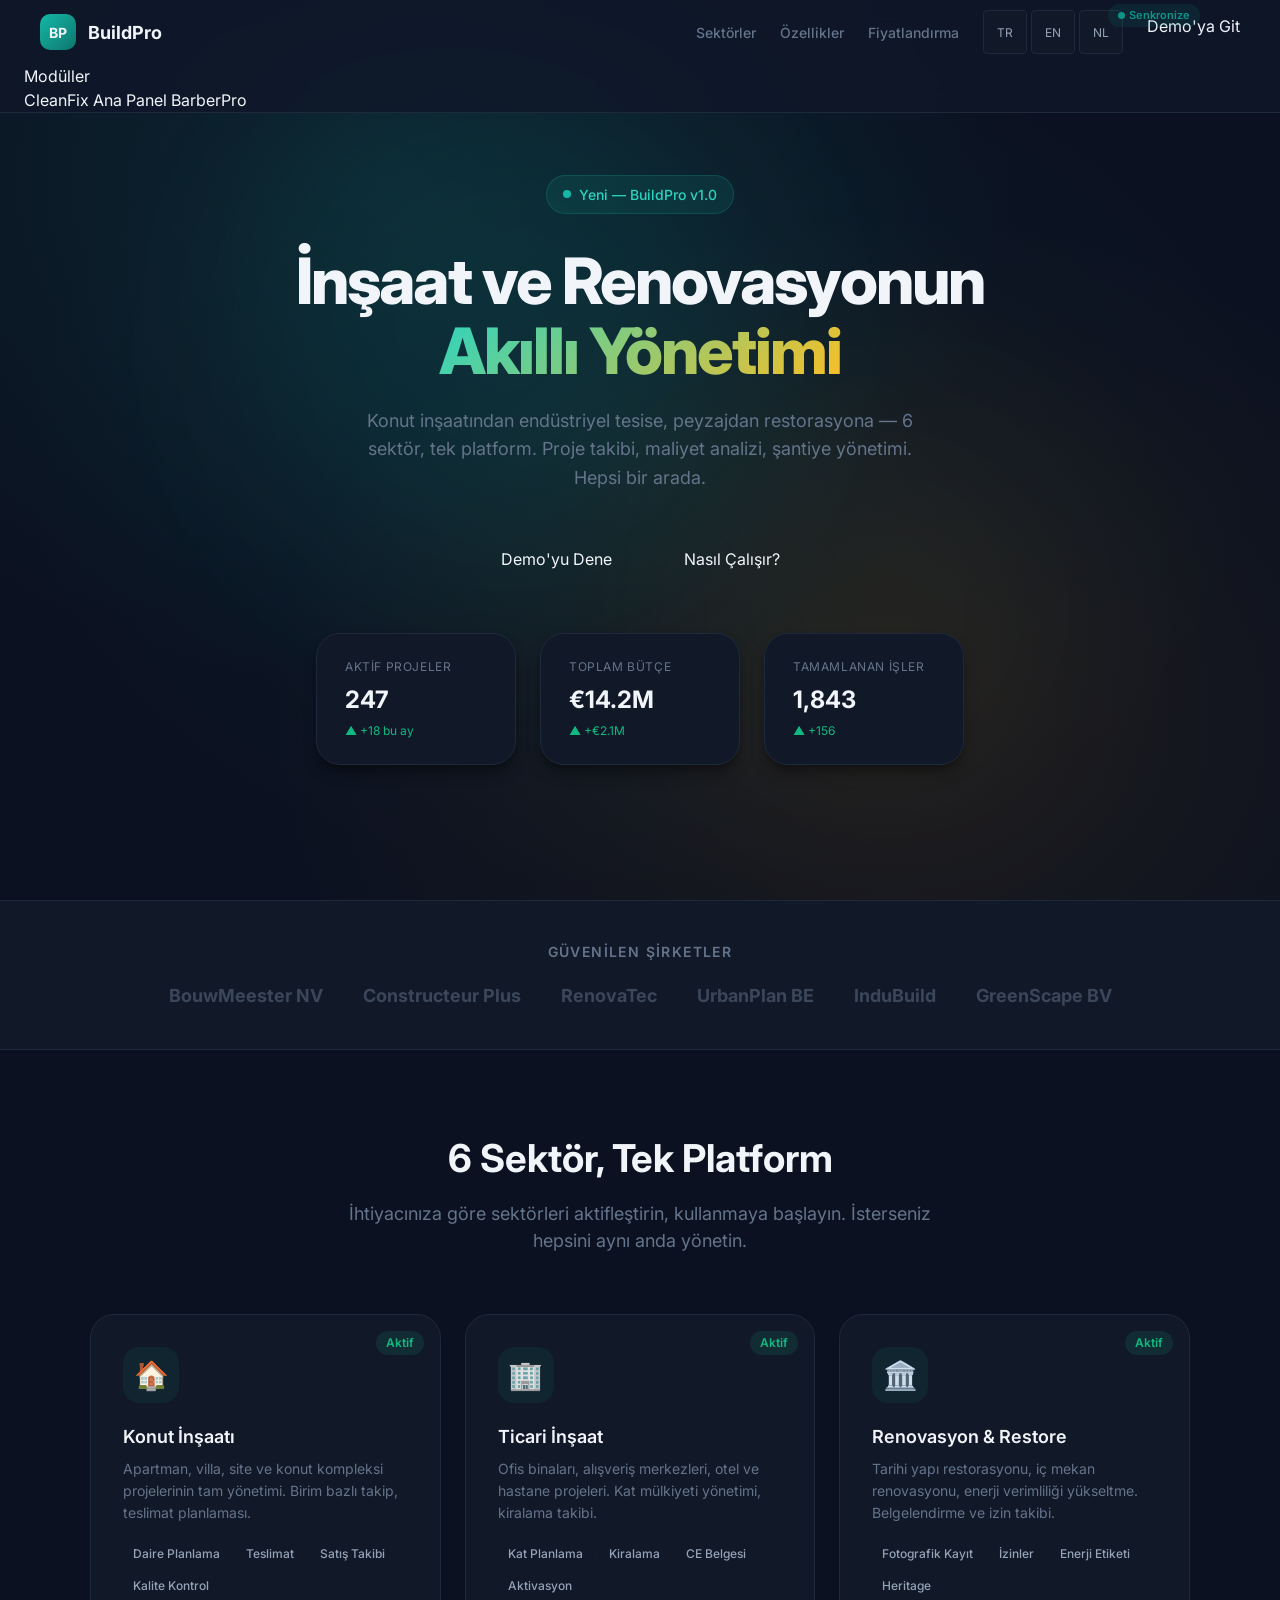
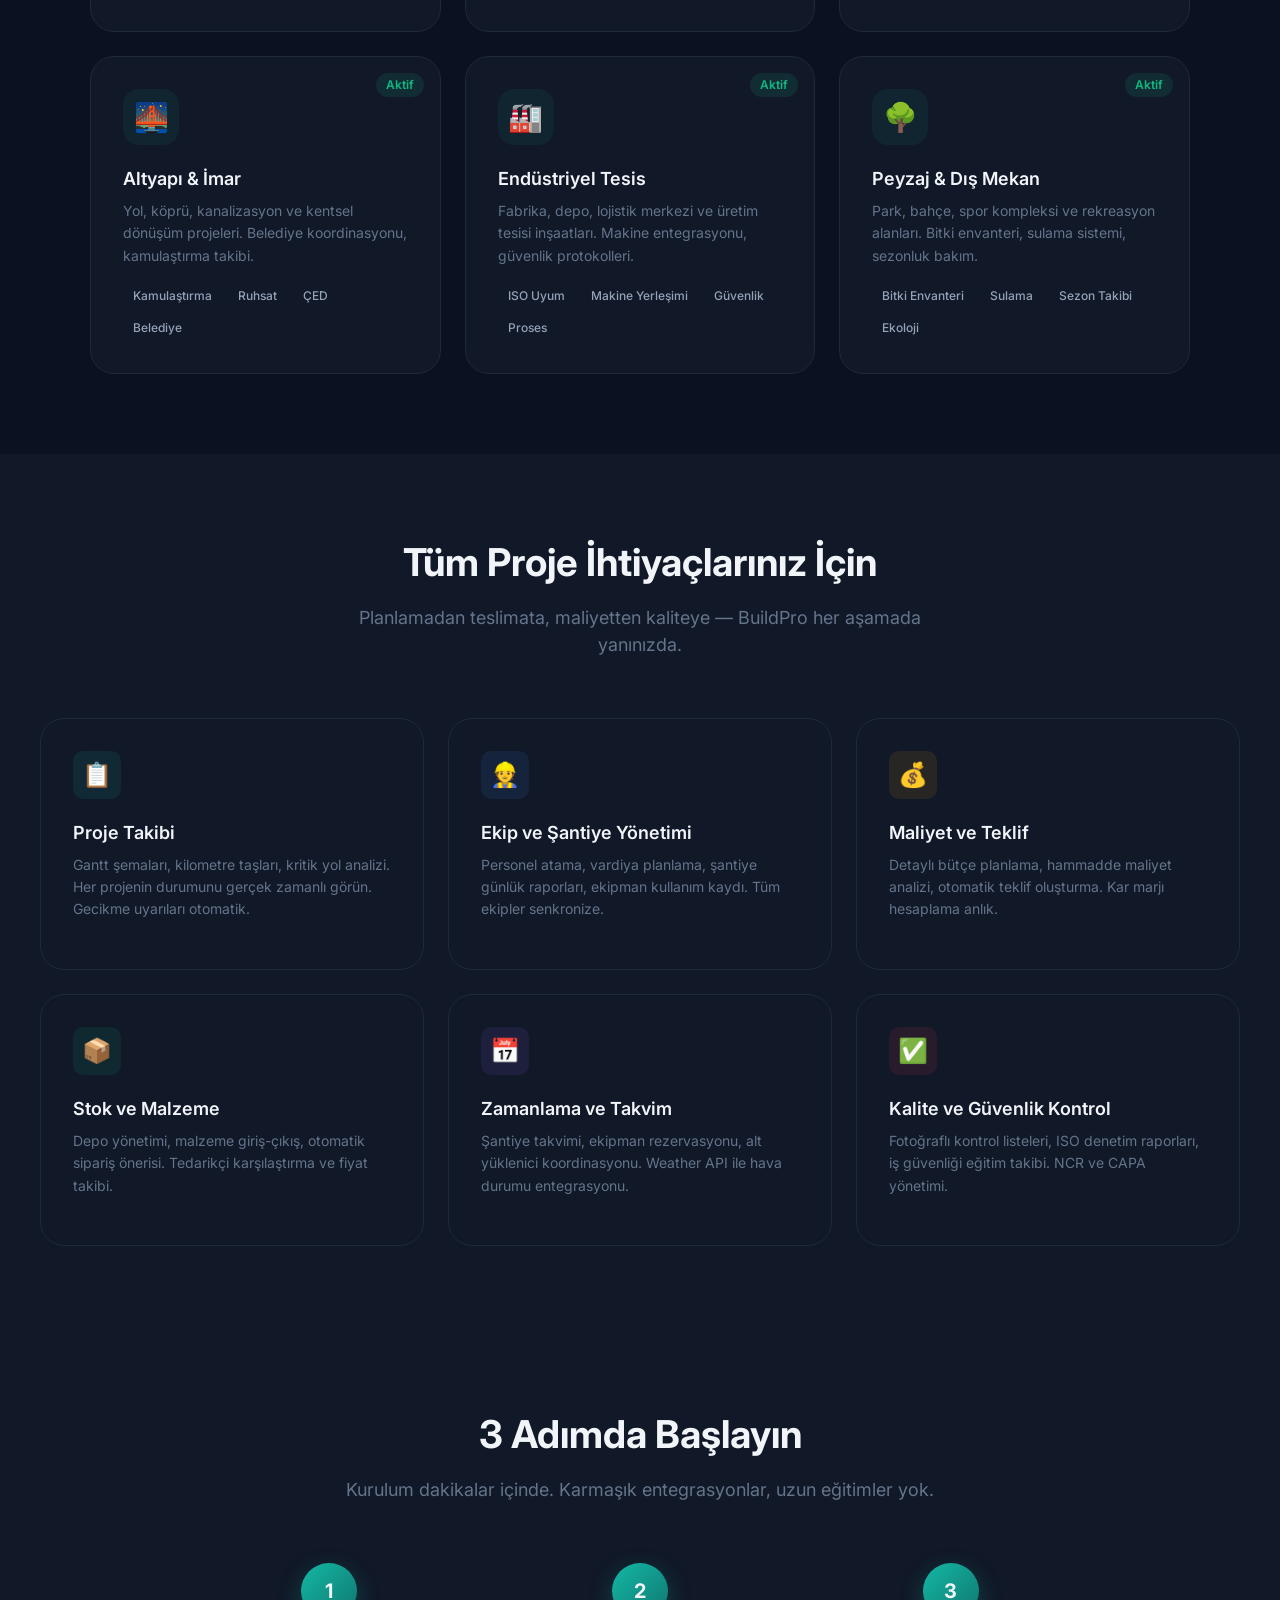
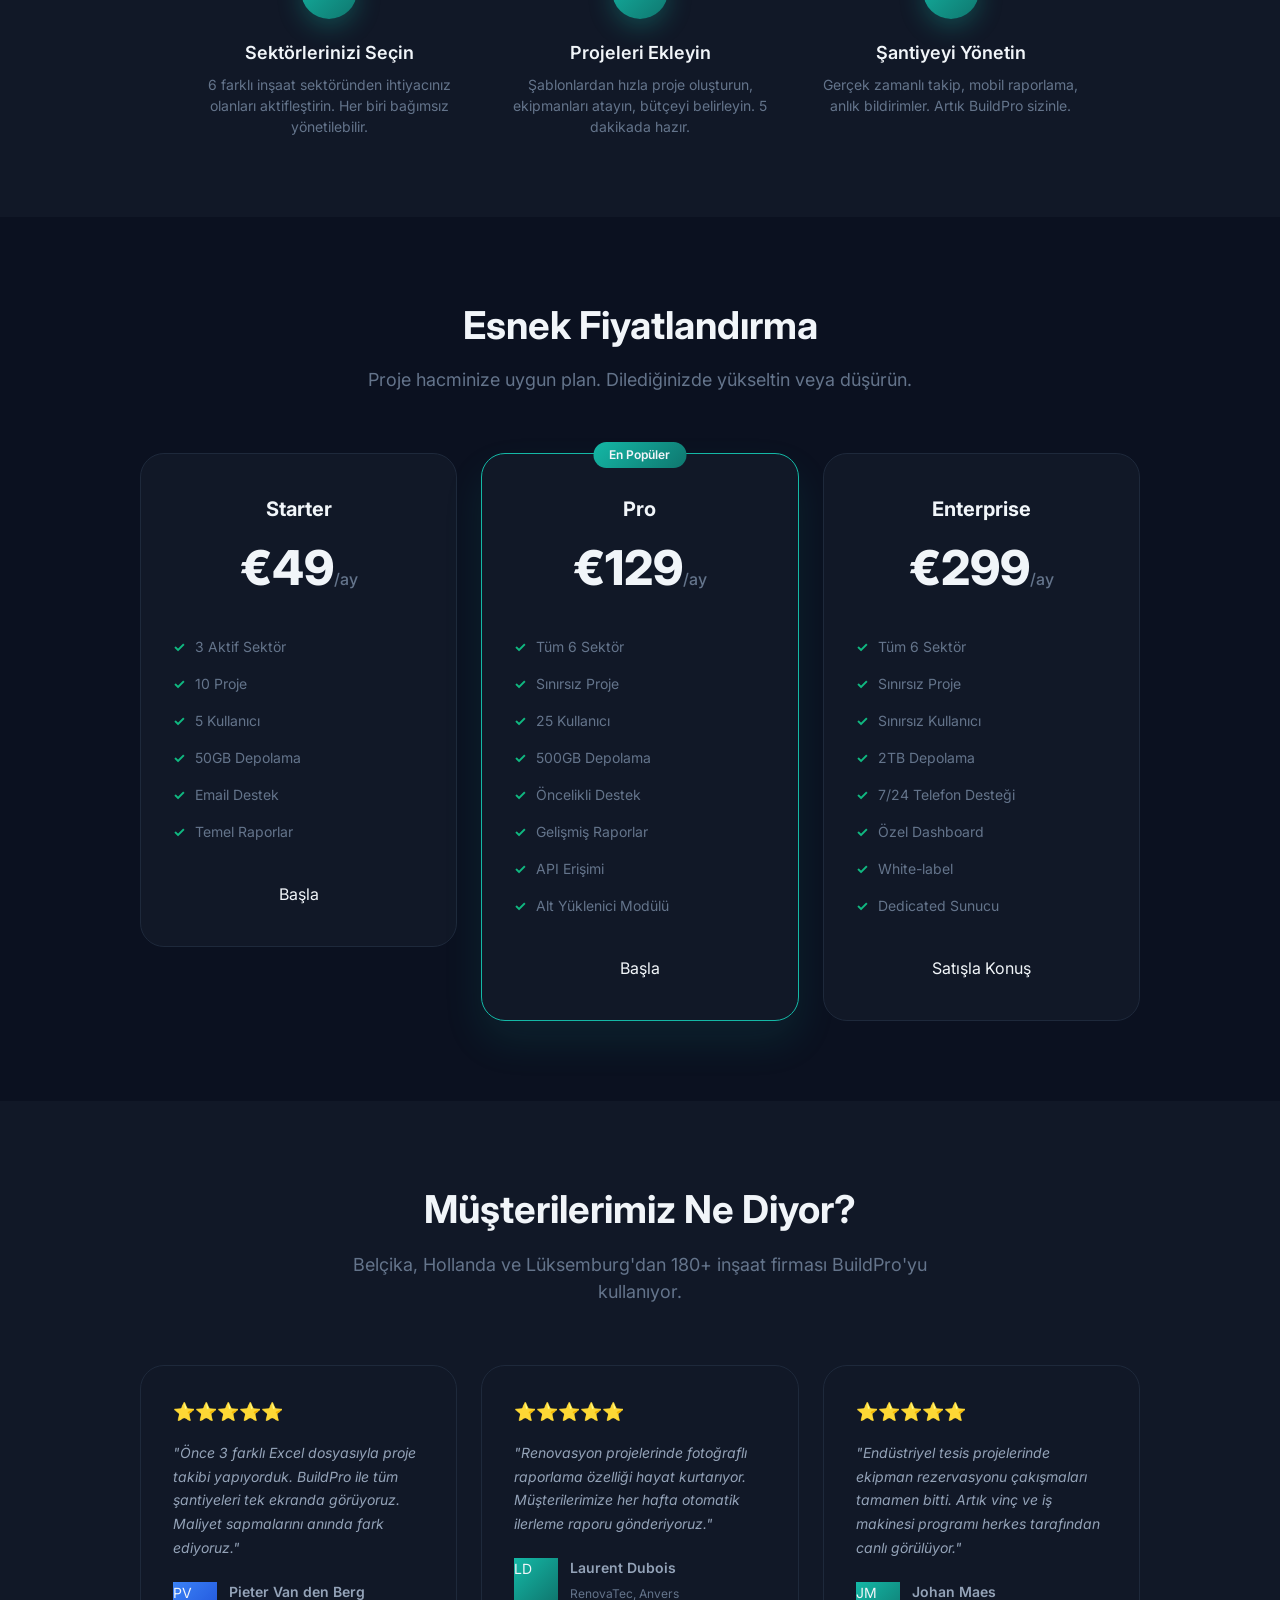
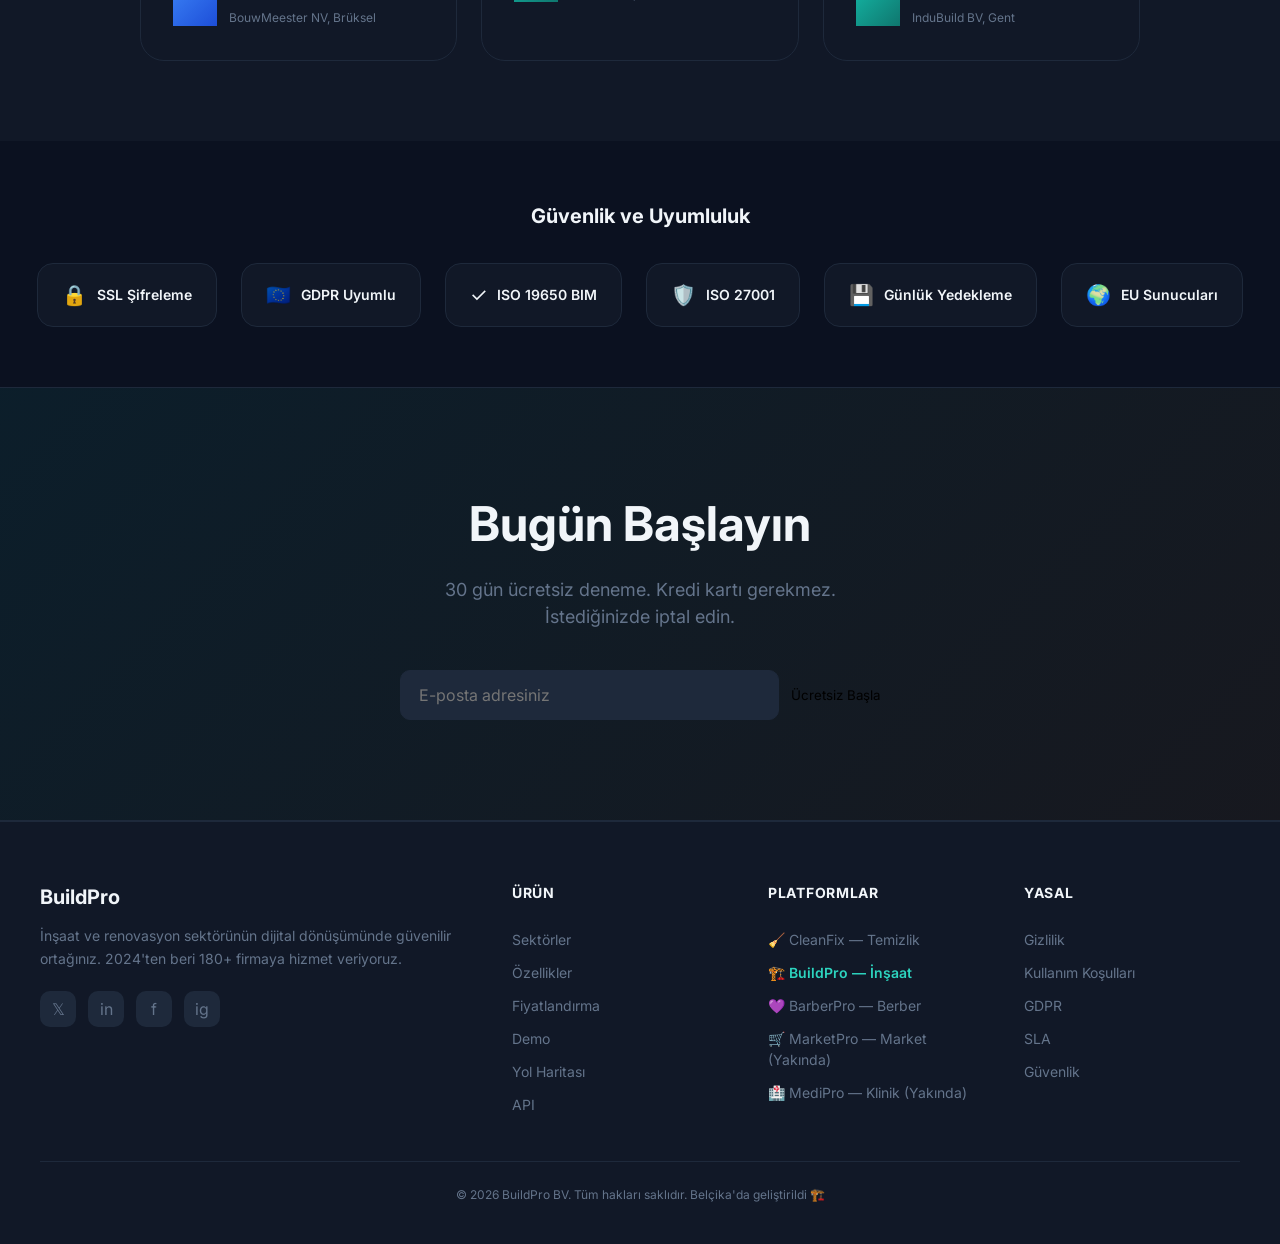
<file: index.html>
<!DOCTYPE html>
<html data-theme="dark" lang="tr">
<head>
<meta charset="utf-8"/>
<meta content="width=device-width, initial-scale=1.0" name="viewport"/>
<link rel="manifest" href="manifest.json">
<meta name="theme-color" content="#f59e0b">
<meta name="apple-mobile-web-app-capable" content="yes">
<meta name="apple-mobile-web-app-status-bar-style" content="black-translucent">
<meta name="apple-mobile-web-app-title" content="BuildPro">
<title data-i18n="buildpro_inşaat_ve_renovasyon_yönetimi">BuildPro — İnşaat ve Renovasyon Yönetimi</title>
<link href="https://fonts.googleapis.com" rel="preconnect"/>
<link href="https://fonts.googleapis.com/css2?family=Inter:wght@300;400;500;600;700;800&amp;display=swap" rel="stylesheet"/>
<link href="css/main.css" rel="stylesheet"/>
<style>
/* ================================================================
   BuildPro Landing Page Styles
   ================================================================ */
.landing { font-family:'Inter',sans-serif; }

/* ── Hero ── */
.hero {
  min-height:100vh; display:flex; flex-direction:column; align-items:center; justify-content:center;
  text-align:center; position:relative; overflow:hidden; padding:120px 24px 80px;
}
.hero-bg {
  position:absolute; inset:0; z-index:0;
  background:
    radial-gradient(ellipse at 30% 20%, rgba(20,184,166,0.12) 0%, transparent 50%),
    radial-gradient(ellipse at 70% 80%, rgba(245,158,11,0.08) 0%, transparent 50%),
    radial-gradient(ellipse at 50% 50%, rgba(20,184,166,0.06) 0%, transparent 70%),
    var(--bg-primary);
}
.hero-orb {
  position:absolute; border-radius:50%; filter:blur(100px); opacity:0.3;
  animation:heroFloat 15s ease-in-out infinite;
}
.hero-orb-1 { width:500px; height:500px; background:rgba(20,184,166,0.25); top:10%; left:20%; }
.hero-orb-2 { width:400px; height:400px; background:rgba(245,158,11,0.15); bottom:10%; right:15%; animation-delay:-7s; }
@keyframes heroFloat {
  0%,100% { transform:translate(0,0) scale(1); }
  50% { transform:translate(20px,-30px) scale(1.05); }
}

.hero-content { position:relative; z-index:10; max-width:800px; }
.hero-badge {
  display:inline-flex; align-items:center; gap:8px;
  background:rgba(20,184,166,0.1); border:1px solid rgba(20,184,166,0.2);
  color:var(--teal-400); padding:8px 16px; border-radius:9999px;
  font-size:var(--text-sm); font-weight:500; margin-bottom:32px;
}
.hero-badge .pulse { width:8px; height:8px; background:var(--teal-500); border-radius:50%; animation:pulseDot 2s ease-in-out infinite; }
.hero h1 { font-size:clamp(2.5rem,5vw,4rem); font-weight:800; line-height:1.1; letter-spacing:-0.03em; margin-bottom:20px; }
.hero h1 span { background:linear-gradient(135deg,var(--teal-400),var(--amber-400)); -webkit-background-clip:text; -webkit-text-fill-color:transparent; }
.hero p { font-size:var(--text-lg); color:var(--text-muted); max-width:560px; margin:0 auto 40px; line-height:1.6; }
.hero-buttons { display:flex; gap:16px; justify-content:center; flex-wrap:wrap; }
.hero-buttons .btn { padding:14px 28px; font-size:var(--text-base); }

/* Floating Project Cards */
.hero-float-cards {
  position:relative; z-index:10;
  display:flex; gap:24px; justify-content:center; margin-top:48px;
  flex-wrap:wrap; max-width:900px;
}
.float-card {
  background:var(--bg-card); border:1px solid var(--border-color); border-radius:var(--radius-xl);
  padding:24px 28px; min-width:200px; text-align:left;
  box-shadow:var(--shadow-lg); transition:all var(--duration-normal);
  animation:floatCard 5s ease-in-out infinite;
}
.float-card:nth-child(2) { animation-delay:-2s; }
.float-card:nth-child(3) { animation-delay:-4s; }
@keyframes floatCard {
  0%,100% { transform:translateY(0); }
  50% { transform:translateY(-8px); }
}
.float-card:hover { transform:translateY(-4px) scale(1.02); border-color:var(--teal-500); }
.float-card .fc-label { font-size:var(--text-xs); color:var(--text-muted); text-transform:uppercase; letter-spacing:0.05em; margin-bottom:6px; }
.float-card .fc-value { font-size:var(--text-2xl); font-weight:700; color:var(--text-primary); }
.float-card .fc-change { font-size:var(--text-xs); margin-top:4px; display:flex; align-items:center; gap:4px; }
.float-card .fc-change.up { color:var(--success-500); }
.float-card .fc-change.down { color:var(--error-500); }

/* ── Trust Bar ── */
.trust { padding:40px 24px; background:var(--bg-secondary); border-top:1px solid var(--border-color); border-bottom:1px solid var(--border-color); text-align:center; }
.trust p { font-size:var(--text-sm); color:var(--text-muted); text-transform:uppercase; letter-spacing:0.1em; font-weight:600; margin-bottom:20px; }
.trust-logos { display:flex; gap:40px; justify-content:center; align-items:center; flex-wrap:wrap; opacity:0.5; }
.trust-logos span { font-size:var(--text-lg); font-weight:700; color:var(--text-muted); }

/* ── Section Base ── */
.section { padding:80px 24px; }
.section-header { text-align:center; max-width:640px; margin:0 auto 60px; }
.section-header h2 { font-size:clamp(1.8rem,3vw,2.5rem); font-weight:700; margin-bottom:12px; }
.section-header p { font-size:var(--text-lg); color:var(--text-muted); }

/* ── Sub-Sectors Grid ── */
.sectors-grid { display:grid; grid-template-columns:repeat(3,1fr); gap:24px; max-width:1100px; margin:0 auto; }
.sector-card {
  background:var(--bg-card); border:1px solid var(--border-color); border-radius:var(--radius-xl);
  padding:32px; transition:all var(--duration-normal); position:relative; overflow:hidden;
}
.sector-card:hover { transform:translateY(-4px); border-color:var(--teal-500); box-shadow:0 20px 40px rgba(20,184,166,0.08); }
.sector-card::before {
  content:''; position:absolute; top:0; left:0; right:0; height:3px;
  background:linear-gradient(90deg, var(--teal-500), var(--amber-500));
  opacity:0; transition:opacity var(--duration-normal);
}
.sector-card:hover::before { opacity:1; }
.sector-icon {
  width:56px; height:56px; border-radius:var(--radius-lg); display:flex; align-items:center; justify-content:center;
  font-size:28px; margin-bottom:20px; background:rgba(20,184,166,0.08);
}
.sector-card h3 { font-size:var(--text-lg); font-weight:600; margin-bottom:8px; }
.sector-card p { font-size:var(--text-sm); color:var(--text-muted); line-height:1.6; margin-bottom:16px; }
.sector-features { display:flex; flex-wrap:wrap; gap:6px; }
.sector-features span {
  font-size:var(--text-xs); background:var(--bg-secondary); color:var(--text-secondary);
  padding:4px 10px; border-radius:9999px; font-weight:500;
}
.sector-status {
  position:absolute; top:16px; right:16px;
  font-size:var(--text-xs); font-weight:600; padding:3px 10px; border-radius:9999px;
}
.sector-status.active { background:rgba(16,185,129,0.12); color:var(--success-500); }
.sector-status.planned { background:var(--bg-tertiary); color:var(--text-muted); }

/* ── Features ── */
.features-grid { display:grid; grid-template-columns:repeat(3,1fr); gap:24px; max-width:1200px; margin:0 auto; }
.feature-card {
  background:var(--bg-card); border:1px solid var(--border-color); border-radius:var(--radius-xl);
  padding:32px; transition:all var(--duration-normal);
}
.feature-card:hover { transform:translateY(-4px); border-color:var(--teal-500); box-shadow:0 20px 40px rgba(20,184,166,0.08); }
.feature-icon {
  width:48px; height:48px; border-radius:var(--radius-md); display:flex; align-items:center; justify-content:center;
  font-size:24px; margin-bottom:20px;
}
.feature-card h3 { font-size:var(--text-lg); font-weight:600; margin-bottom:8px; }
.feature-card p { font-size:var(--text-sm); color:var(--text-muted); line-height:1.6; margin-bottom:16px; }

/* ── How It Works ── */
.steps { display:flex; gap:32px; max-width:900px; margin:0 auto; }
.step { flex:1; text-align:center; }
.step-num {
  width:56px; height:56px; border-radius:50%; background:linear-gradient(135deg,var(--teal-500),var(--teal-700));
  display:flex; align-items:center; justify-content:center; color:var(--text-primary); font-size:var(--text-xl); font-weight:700;
  margin:0 auto 20px; box-shadow:0 8px 24px rgba(20,184,166,0.3);
}
.step h3 { font-size:var(--text-lg); font-weight:600; margin-bottom:8px; }
.step p { font-size:var(--text-sm); color:var(--text-muted); }

/* ── Pricing ── */
.pricing-grid { display:grid; grid-template-columns:repeat(3,1fr); gap:24px; max-width:1000px; margin:0 auto; align-items:start; }
.pricing-card {
  background:var(--bg-card); border:1px solid var(--border-color); border-radius:var(--radius-xl);
  padding:40px 32px; text-align:center; transition:all var(--duration-normal);
}
.pricing-card:hover { transform:translateY(-4px); }
.pricing-card.featured { border-color:var(--teal-500); box-shadow:0 20px 40px rgba(20,184,166,0.1); position:relative; }
.pricing-card.featured::before {
  content:'En Popüler'; position:absolute; top:-12px; left:50%; transform:translateX(-50%);
  background:linear-gradient(135deg,var(--teal-500),var(--teal-700)); color:var(--text-primary);
  font-size:var(--text-xs); font-weight:600; padding:4px 16px; border-radius:9999px;
}
.pricing-card h3 { font-size:var(--text-xl); font-weight:700; margin-bottom:8px; }
.pricing-card .price { font-size:3rem; font-weight:800; margin-bottom:24px; }
.pricing-card .price span { font-size:var(--text-base); color:var(--text-muted); font-weight:500; }
.pricing-card ul { list-style:none; text-align:left; margin-bottom:32px; }
.pricing-card li { font-size:var(--text-sm); color:var(--text-muted); padding:8px 0; display:flex; align-items:center; gap:10px; }
.pricing-card li::before { content:'✓'; color:var(--success-500); font-weight:700; }

/* ── Testimonials ── */
.testimonials-grid { display:grid; grid-template-columns:repeat(3,1fr); gap:24px; max-width:1000px; margin:0 auto; }
.testimonial {
  background:var(--bg-card); border:1px solid var(--border-color); border-radius:var(--radius-xl);
  padding:32px; transition:all var(--duration-normal);
}
.testimonial:hover { border-color:var(--teal-500); }
.testimonial-stars { color:var(--amber-500); font-size:var(--text-lg); margin-bottom:16px; }
.testimonial p { font-size:var(--text-sm); color:var(--text-secondary); line-height:1.7; margin-bottom:20px; font-style:italic; }
.testimonial-author { display:flex; align-items:center; gap:12px; }
.testimonial-author .avatar { width:44px; height:44px; font-size:var(--text-sm); }
.testimonial-author div p { font-weight:600; font-style:normal; margin-bottom:0; }
.testimonial-author div span { font-size:var(--text-xs); color:var(--text-muted); }

/* ── CTA ── */
.cta {
  text-align:center; padding:100px 24px;
  background:linear-gradient(135deg,rgba(20,184,166,0.08),rgba(245,158,11,0.05));
  border-top:1px solid var(--border-color); border-bottom:1px solid var(--border-color);
}
.cta h2 { font-size:clamp(2rem,4vw,3rem); font-weight:700; margin-bottom:16px; }
.cta p { font-size:var(--text-lg); color:var(--text-muted); margin-bottom:40px; max-width:500px; margin-left:auto; margin-right:auto; }
.cta-form { display:flex; gap:12px; justify-content:center; flex-wrap:wrap; max-width:480px; margin:0 auto; }
.cta-form input { flex:1; min-width:240px; padding:14px 18px; background:var(--bg-input); border:1.5px solid var(--border-color); border-radius:var(--radius-md); color:var(--text-primary); font-size:var(--text-base); outline:none; }
.cta-form input:focus { border-color:var(--teal-500); box-shadow:0 0 0 3px var(--shadow-glow); }

/* ── Footer ── */
.footer { background:var(--bg-secondary); padding:60px 24px 40px; border-top:1px solid var(--border-color); }
.footer-grid { display:grid; grid-template-columns:2fr repeat(3,1fr); gap:40px; max-width:1200px; margin:0 auto; }
.footer-brand h3 { font-size:var(--text-xl); font-weight:700; margin-bottom:12px; }
.footer-brand p { font-size:var(--text-sm); color:var(--text-muted); line-height:1.7; margin-bottom:20px; }
.footer-social { display:flex; gap:12px; }
.footer-social a {
  width:36px; height:36px; border-radius:var(--radius-md); background:var(--bg-tertiary);
  display:flex; align-items:center; justify-content:center; color:var(--text-muted);
  transition:all var(--duration-fast); text-decoration:none;
}
.footer-social a:hover { background:var(--teal-500); color:var(--text-primary); }
.footer-col h4 { font-size:var(--text-sm); font-weight:700; text-transform:uppercase; letter-spacing:0.05em; margin-bottom:20px; }
.footer-col a { display:block; font-size:var(--text-sm); color:var(--text-muted); text-decoration:none; padding:6px 0; transition:color var(--duration-fast); }
.footer-col a:hover { color:var(--teal-500); }
.footer-bottom { max-width:1200px; margin:40px auto 0; padding-top:24px; border-top:1px solid var(--border-color); text-align:center; font-size:var(--text-xs); color:var(--text-muted); }

/* ── Scroll Reveal ── */
.reveal { opacity:0; transform:translateY(30px); transition:opacity 0.8s var(--ease-out),transform 0.8s var(--ease-out); }
.reveal.visible { opacity:1; transform:translateY(0); }

/* ── Responsive ── */
@media (max-width:1024px) {
  .features-grid,.sectors-grid,.pricing-grid,.testimonials-grid { grid-template-columns:repeat(2,1fr); }
  .footer-grid { grid-template-columns:repeat(2,1fr); }
  .steps { flex-direction:column; }
}
@media (max-width:768px) {
  .hero-orb-1,.hero-orb-2 { display:none; }
  .hero-float-cards { flex-direction:column; align-items:center; }
}
@media (max-width:640px) {
  .features-grid,.sectors-grid,.pricing-grid,.testimonials-grid { grid-template-columns:1fr; }
  .footer-grid { grid-template-columns:1fr; }
  .hero-buttons { flex-direction:column; align-items:center; }
  .hero-buttons .btn { width:100%; max-width:260px; }
  .cta-form { flex-direction:column; }
  .cta-form input { width:100%; }
  .hero h1 { font-size:2.2rem; }
}
</style>
</head>
<body class="landing">
<!-- Navbar -->
<nav style="position:fixed;top:0;left:0;right:0;z-index:100;background:rgba(15,23,42,0.8);backdrop-filter:blur(12px);border-bottom:1px solid var(--border-color);padding:0 24px;">
<div style="max-width:1200px;margin:0 auto;display:flex;align-items:center;justify-content:space-between;height:64px;">
<div style="display:flex;align-items:center;gap:12px;">
<div data-i18n="bp" style="width:36px;height:36px;background:linear-gradient(135deg,var(--teal-500),var(--teal-700));border-radius:10px;display:flex;align-items:center;justify-content:center;font-weight:700;color:var(--text-primary);font-size:14px;">BP</div>
<span data-i18n="buildpro" style="font-weight:700;font-size:var(--text-lg);">BuildPro</span>
</div>
<div style="display:flex;gap:24px;align-items:center;">
<a data-i18n="sektörler" href="#sectors" onmouseout="this.style.color='var(--text-muted)'" onmouseover="this.style.color='var(--teal-500)'" style="font-size:var(--text-sm);color:var(--text-muted);text-decoration:none;font-weight:500;transition:color var(--duration-fast);">Sektörler</a>
<a data-i18n="özellikler" href="#features" onmouseout="this.style.color='var(--text-muted)'" onmouseover="this.style.color='var(--teal-500)'" style="font-size:var(--text-sm);color:var(--text-muted);text-decoration:none;font-weight:500;transition:color var(--duration-fast);">Özellikler</a>
<a data-i18n="fiyatlandırma" href="#pricing" onmouseout="this.style.color='var(--text-muted)'" onmouseover="this.style.color='var(--teal-500)'" style="font-size:var(--text-sm);color:var(--text-muted);text-decoration:none;font-weight:500;transition:color var(--duration-fast);">Fiyatlandırma</a>
<div class="lang-switcher" style="display:flex;gap:4px;">
<button class="lang-btn" data-lang="tr" onclick="switchLang('tr')" style="padding:4px 8px;font-size:12px;border-radius:4px;border:1px solid var(--border-color);background:var(--bg-secondary);color:var(--text-secondary);cursor:pointer;transition:all 0.2s;">TR</button>
<button class="lang-btn" data-lang="en" onclick="switchLang('en')" style="padding:4px 8px;font-size:12px;border-radius:4px;border:1px solid var(--border-color);background:var(--bg-secondary);color:var(--text-secondary);cursor:pointer;transition:all 0.2s;">EN</button>
<button class="lang-btn" data-lang="nl" onclick="switchLang('nl')" style="padding:4px 8px;font-size:12px;border-radius:4px;border:1px solid var(--border-color);background:var(--bg-secondary);color:var(--text-secondary);cursor:pointer;transition:all 0.2s;">NL</button>
</div>
<style>.lang-btn.active{background:var(--teal-500)!important;color:var(--text-primary)!important;border-color:var(--teal-500)!important;font-weight:600;}</style>
<a class="btn btn-primary btn-sm" data-i18n="demoya_git" href="dashboard.html">Demo'ya Git</a>
</div>
</div>
  <div class="nav-group">
    <div class="nav-label">Modüller</div>
    <a class="nav-item" href="https://mcemkoca.github.io/cleanfix-vercel/dashboard.html">CleanFix Ana Panel</a>
    <a class="nav-item" href="https://mcemkoca.github.io/barberpro-vercel/dashboard.html">BarberPro</a>
  </div>
</nav>
<!-- Hero -->
<section class="hero">
<div class="hero-bg"></div>
<div class="hero-orb hero-orb-1"></div>
<div class="hero-orb hero-orb-2"></div>
<div class="hero-content">
<div class="hero-badge"><span class="pulse"></span> Yeni — BuildPro v1.0</div>
<h1>İnşaat ve Renovasyonun <span data-i18n="akıllı_yönetimi">Akıllı Yönetimi</span></h1>
<p data-i18n="konut_inşaatından_endüstriyel_tesise_peyzajdan_restorasyona_">Konut inşaatından endüstriyel tesise, peyzajdan restorasyona — 6 sektör, tek platform. Proje takibi, maliyet analizi, şantiye yönetimi. Hepsi bir arada.</p>
<div class="hero-buttons">
<a class="btn btn-primary btn-xl" data-i18n="demoyu_dene" href="dashboard.html">Demo'yu Dene</a>
<a class="btn btn-secondary btn-xl" data-i18n="nasıl_çalışır" href="#how">Nasıl Çalışır?</a>
</div>
</div>
<!-- Floating Stats Cards -->
<div class="hero-float-cards">
<div class="float-card">
<div class="fc-label" data-i18n="aktif_projeler">Aktif Projeler</div>
<div class="fc-value">247</div>
<div class="fc-change up" data-i18n="_8_bu_ay">▲ +18 bu ay</div>
</div>
<div class="float-card">
<div class="fc-label" data-i18n="toplam_bütçe">Toplam Bütçe</div>
<div class="fc-value" data-i18n="_42m">€14.2M</div>
<div class="fc-change up" data-i18n="_1m">▲ +€2.1M</div>
</div>
<div class="float-card">
<div class="fc-label" data-i18n="tamamlanan_işler">Tamamlanan İşler</div>
<div class="fc-value" data-i18n="_843">1,843</div>
<div class="fc-change up" data-i18n="_56">▲ +156</div>
</div>
</div>
</section>
<!-- Trust -->
<section class="trust">
<p data-i18n="güvenilen_şirketler">Güvenilen Şirketler</p>
<div class="trust-logos">
<span data-i18n="bouwmeester_nv">BouwMeester NV</span>
<span data-i18n="constructeur_plus">Constructeur Plus</span>
<span data-i18n="renovatec">RenovaTec</span>
<span data-i18n="urbanplan_be">UrbanPlan BE</span>
<span data-i18n="indubuild">InduBuild</span>
<span data-i18n="greenscape_bv">GreenScape BV</span>
</div>
</section>
<!-- Sub-Sectors -->
<section class="section" id="sectors">
<div class="section-header reveal">
<h2 data-i18n="__sektör_tek_platform">6 Sektör, Tek Platform</h2>
<p data-i18n="ihtiyacınıza_göre_sektörleri_aktifleştirin_kullanmaya_başlay">İhtiyacınıza göre sektörleri aktifleştirin, kullanmaya başlayın. İsterseniz hepsini aynı anda yönetin.</p>
</div>
<div class="sectors-grid">
<div class="sector-card reveal">
<span class="sector-status active" data-i18n="aktif">Aktif</span>
<div class="sector-icon">🏠</div>
<h3 data-i18n="konut_inşaatı">Konut İnşaatı</h3>
<p data-i18n="apartman_villa_site_ve_konut_kompleksi_projelerinin_tam_yöne">Apartman, villa, site ve konut kompleksi projelerinin tam yönetimi. Birim bazlı takip, teslimat planlaması.</p>
<div class="sector-features">
<span data-i18n="daire_planlama">Daire Planlama</span><span data-i18n="teslimat">Teslimat</span><span data-i18n="satış_takibi">Satış Takibi</span><span data-i18n="kalite_kontrol">Kalite Kontrol</span>
</div>
</div>
<div class="sector-card reveal">
<span class="sector-status active" data-i18n="aktif_2">Aktif</span>
<div class="sector-icon">🏢</div>
<h3 data-i18n="ticari_inşaat">Ticari İnşaat</h3>
<p data-i18n="ofis_binaları_alışveriş_merkezleri_otel_ve_hastane_projeleri">Ofis binaları, alışveriş merkezleri, otel ve hastane projeleri. Kat mülkiyeti yönetimi, kiralama takibi.</p>
<div class="sector-features">
<span data-i18n="kat_planlama">Kat Planlama</span><span data-i18n="kiralama">Kiralama</span><span data-i18n="ce_belgesi">CE Belgesi</span><span data-i18n="aktivasyon">Aktivasyon</span>
</div>
</div>
<div class="sector-card reveal">
<span class="sector-status active" data-i18n="aktif_3">Aktif</span>
<div class="sector-icon">🏛️</div>
<h3 data-i18n="renovasyon_restore">Renovasyon &amp; Restore</h3>
<p data-i18n="tarihi_yapı_restorasyonu_iç_mekan_renovasyonu_enerji_verimli">Tarihi yapı restorasyonu, iç mekan renovasyonu, enerji verimliliği yükseltme. Belgelendirme ve izin takibi.</p>
<div class="sector-features">
<span data-i18n="fotografik_kayıt">Fotografik Kayıt</span><span data-i18n="izinler">İzinler</span><span data-i18n="enerji_etiketi">Enerji Etiketi</span><span data-i18n="heritage">Heritage</span>
</div>
</div>
<div class="sector-card reveal">
<span class="sector-status active" data-i18n="aktif_4">Aktif</span>
<div class="sector-icon">🌉</div>
<h3 data-i18n="altyapı_imar">Altyapı &amp; İmar</h3>
<p data-i18n="yol_köprü_kanalizasyon_ve_kentsel_dönüşüm_projeleri_belediye">Yol, köprü, kanalizasyon ve kentsel dönüşüm projeleri. Belediye koordinasyonu, kamulaştırma takibi.</p>
<div class="sector-features">
<span data-i18n="kamulaştırma">Kamulaştırma</span><span data-i18n="ruhsat">Ruhsat</span><span data-i18n="çed">ÇED</span><span data-i18n="belediye">Belediye</span>
</div>
</div>
<div class="sector-card reveal">
<span class="sector-status active" data-i18n="aktif_5">Aktif</span>
<div class="sector-icon">🏭</div>
<h3 data-i18n="endüstriyel_tesis">Endüstriyel Tesis</h3>
<p data-i18n="fabrika_depo_lojistik_merkezi_ve_üretim_tesisi_inşaatları_ma">Fabrika, depo, lojistik merkezi ve üretim tesisi inşaatları. Makine entegrasyonu, güvenlik protokolleri.</p>
<div class="sector-features">
<span data-i18n="iso_uyum">ISO Uyum</span><span data-i18n="makine_yerleşimi">Makine Yerleşimi</span><span data-i18n="güvenlik">Güvenlik</span><span data-i18n="proses">Proses</span>
</div>
</div>
<div class="sector-card reveal">
<span class="sector-status active" data-i18n="aktif_6">Aktif</span>
<div class="sector-icon">🌳</div>
<h3 data-i18n="peyzaj_dış_mekan">Peyzaj &amp; Dış Mekan</h3>
<p data-i18n="park_bahçe_spor_kompleksi_ve_rekreasyon_alanları_bitki_envan">Park, bahçe, spor kompleksi ve rekreasyon alanları. Bitki envanteri, sulama sistemi, sezonluk bakım.</p>
<div class="sector-features">
<span data-i18n="bitki_envanteri">Bitki Envanteri</span><span data-i18n="sulama">Sulama</span><span data-i18n="sezon_takibi">Sezon Takibi</span><span data-i18n="ekoloji">Ekoloji</span>
</div>
</div>
</div>
</section>
<!-- Features -->
<section class="section" id="features" style="background:var(--bg-secondary);">
<div class="section-header reveal">
<h2 data-i18n="tüm_proje_ihtiyaçlarınız_için">Tüm Proje İhtiyaçlarınız İçin</h2>
<p data-i18n="planlamadan_teslimata_maliyetten_kaliteye_buildpro_her_aşama">Planlamadan teslimata, maliyetten kaliteye — BuildPro her aşamada yanınızda.</p>
</div>
<div class="features-grid">
<div class="feature-card reveal">
<div class="feature-icon" style="background:rgba(20,184,166,0.1);color:var(--teal-500);">📋</div>
<h3 data-i18n="proje_takibi">Proje Takibi</h3>
<p data-i18n="gantt_şemaları_kilometre_taşları_kritik_yol_analizi_her_proj">Gantt şemaları, kilometre taşları, kritik yol analizi. Her projenin durumunu gerçek zamanlı görün. Gecikme uyarıları otomatik.</p>
</div>
<div class="feature-card reveal">
<div class="feature-icon" style="background:rgba(59,130,246,0.1);color:var(--info-500);">👷</div>
<h3 data-i18n="ekip_ve_şantiye_yönetimi">Ekip ve Şantiye Yönetimi</h3>
<p data-i18n="personel_atama_vardiya_planlama_şantiye_günlük_raporları_eki">Personel atama, vardiya planlama, şantiye günlük raporları, ekipman kullanım kaydı. Tüm ekipler senkronize.</p>
</div>
<div class="feature-card reveal">
<div class="feature-icon" style="background:rgba(245,158,11,0.1);color:var(--amber-500);">💰</div>
<h3 data-i18n="maliyet_ve_teklif">Maliyet ve Teklif</h3>
<p data-i18n="detaylı_bütçe_planlama_hammadde_maliyet_analizi_otomatik_tek">Detaylı bütçe planlama, hammadde maliyet analizi, otomatik teklif oluşturma. Kar marjı hesaplama anlık.</p>
</div>
<div class="feature-card reveal">
<div class="feature-icon" style="background:rgba(16,185,129,0.1);color:var(--success-500);">📦</div>
<h3 data-i18n="stok_ve_malzeme">Stok ve Malzeme</h3>
<p data-i18n="depo_yönetimi_malzeme_giriş-çıkış_otomatik_sipariş_önerisi_t">Depo yönetimi, malzeme giriş-çıkış, otomatik sipariş önerisi. Tedarikçi karşılaştırma ve fiyat takibi.</p>
</div>
<div class="feature-card reveal">
<div class="feature-icon" style="background:rgba(139,92,246,0.1);color:var(--teal-500);">📅</div>
<h3 data-i18n="zamanlama_ve_takvim">Zamanlama ve Takvim</h3>
<p data-i18n="şantiye_takvimi_ekipman_rezervasyonu_alt_yüklenici_koordinas">Şantiye takvimi, ekipman rezervasyonu, alt yüklenici koordinasyonu. Weather API ile hava durumu entegrasyonu.</p>
</div>
<div class="feature-card reveal">
<div class="feature-icon" style="background:rgba(244,63,94,0.1);color:var(--error-500);">✅</div>
<h3 data-i18n="kalite_ve_güvenlik_kontrol">Kalite ve Güvenlik Kontrol</h3>
<p data-i18n="fotoğraflı_kontrol_listeleri_iso_denetim_raporları_iş_güvenl">Fotoğraflı kontrol listeleri, ISO denetim raporları, iş güvenliği eğitim takibi. NCR ve CAPA yönetimi.</p>
</div>
</div>
</section>
<!-- How It Works -->
<section class="section" id="how" style="background:var(--bg-secondary);">
<div class="section-header reveal">
<h2 data-i18n="__adımda_başlayın">3 Adımda Başlayın</h2>
<p data-i18n="kurulum_dakikalar_içinde_karmaşık_entegrasyonlar_uzun_eğitim">Kurulum dakikalar içinde. Karmaşık entegrasyonlar, uzun eğitimler yok.</p>
</div>
<div class="steps">
<div class="step reveal">
<div class="step-num">1</div>
<h3 data-i18n="sektörlerinizi_seçin">Sektörlerinizi Seçin</h3>
<p data-i18n="__farklı_inşaat_sektöründen_ihtiyacınız_olanları_aktifleştir">6 farklı inşaat sektöründen ihtiyacınız olanları aktifleştirin. Her biri bağımsız yönetilebilir.</p>
</div>
<div class="step reveal">
<div class="step-num">2</div>
<h3 data-i18n="projeleri_ekleyin">Projeleri Ekleyin</h3>
<p data-i18n="şablonlardan_hızla_proje_oluşturun_ekipmanları_atayın_bütçey">Şablonlardan hızla proje oluşturun, ekipmanları atayın, bütçeyi belirleyin. 5 dakikada hazır.</p>
</div>
<div class="step reveal">
<div class="step-num">3</div>
<h3 data-i18n="şantiyeyi_yönetin">Şantiyeyi Yönetin</h3>
<p data-i18n="gerçek_zamanlı_takip_mobil_raporlama_anlık_bildirimler_artık">Gerçek zamanlı takip, mobil raporlama, anlık bildirimler. Artık BuildPro sizinle.</p>
</div>
</div>
</section>
<!-- Pricing -->
<section class="section" id="pricing">
<div class="section-header reveal">
<h2 data-i18n="esnek_fiyatlandırma">Esnek Fiyatlandırma</h2>
<p data-i18n="proje_hacminize_uygun_plan_dilediğinizde_yükseltin_veya_düşü">Proje hacminize uygun plan. Dilediğinizde yükseltin veya düşürün.</p>
</div>
<div class="pricing-grid">
<div class="pricing-card reveal">
<h3 data-i18n="starter">Starter</h3>
<div class="price">€49<span data-i18n="ay">/ay</span></div>
<ul>
<li data-i18n="__aktif_sektör">3 Aktif Sektör</li>
<li data-i18n="_0_proje">10 Proje</li>
<li data-i18n="__kullanıcı">5 Kullanıcı</li>
<li data-i18n="_0gb_depolama">50GB Depolama</li>
<li data-i18n="email_destek">Email Destek</li>
<li data-i18n="temel_raporlar">Temel Raporlar</li>
</ul>
<a class="btn btn-secondary" data-i18n="başla" href="dashboard.html" style="width:100%;">Başla</a>
</div>
<div class="pricing-card featured reveal">
<h3 data-i18n="pro">Pro</h3>
<div class="price">€129<span data-i18n="ay_2">/ay</span></div>
<ul>
<li data-i18n="tüm_6_sektör">Tüm 6 Sektör</li>
<li data-i18n="sınırsız_proje">Sınırsız Proje</li>
<li data-i18n="_5_kullanıcı">25 Kullanıcı</li>
<li data-i18n="_00gb_depolama">500GB Depolama</li>
<li data-i18n="öncelikli_destek">Öncelikli Destek</li>
<li data-i18n="gelişmiş_raporlar">Gelişmiş Raporlar</li>
<li data-i18n="api_erişimi">API Erişimi</li>
<li data-i18n="alt_yüklenici_modülü">Alt Yüklenici Modülü</li>
</ul>
<a class="btn btn-primary" data-i18n="başla_2" href="dashboard.html" style="width:100%;">Başla</a>
</div>
<div class="pricing-card reveal">
<h3 data-i18n="enterprise">Enterprise</h3>
<div class="price">€299<span data-i18n="ay_3">/ay</span></div>
<ul>
<li data-i18n="tüm_6_sektör_2">Tüm 6 Sektör</li>
<li data-i18n="sınırsız_proje_2">Sınırsız Proje</li>
<li data-i18n="sınırsız_kullanıcı">Sınırsız Kullanıcı</li>
<li data-i18n="_tb_depolama">2TB Depolama</li>
<li data-i18n="_24_telefon_desteği">7/24 Telefon Desteği</li>
<li data-i18n="özel_dashboard">Özel Dashboard</li>
<li data-i18n="white-label">White-label</li>
<li data-i18n="dedicated_sunucu">Dedicated Sunucu</li>
</ul>
<a class="btn btn-secondary" data-i18n="satışla_konuş" href="#" style="width:100%;">Satışla Konuş</a>
</div>
</div>
</section>
<!-- Testimonials -->
<section class="section" style="background:var(--bg-secondary);">
<div class="section-header reveal">
<h2 data-i18n="müşterilerimiz_ne_diyor">Müşterilerimiz Ne Diyor?</h2>
<p data-i18n="belçika_hollanda_ve_lüksemburgdan_180_inşaat_firması_buildpr">Belçika, Hollanda ve Lüksemburg'dan 180+ inşaat firması BuildPro'yu kullanıyor.</p>
</div>
<div class="testimonials-grid">
<div class="testimonial reveal">
<div class="testimonial-stars" data-i18n="text">⭐⭐⭐⭐⭐</div>
<p data-i18n="önce_3_farklı_excel_dosyasıyla_proje_takibi_yapıyorduk_build">"Önce 3 farklı Excel dosyasıyla proje takibi yapıyorduk. BuildPro ile tüm şantiyeleri tek ekranda görüyoruz. Maliyet sapmalarını anında fark ediyoruz."</p>
<div class="testimonial-author">
<div class="avatar" style="background:linear-gradient(135deg,#3b82f6,#1d4ed8);">PV</div>
<div>
<p data-i18n="pieter_van_den_berg">Pieter Van den Berg</p>
<span data-i18n="bouwmeester_nv_brüksel">BouwMeester NV, Brüksel</span>
</div>
</div>
</div>
<div class="testimonial reveal">
<div class="testimonial-stars" data-i18n="text_2">⭐⭐⭐⭐⭐</div>
<p data-i18n="renovasyon_projelerinde_fotoğraflı_raporlama_özelliği_hayat_">"Renovasyon projelerinde fotoğraflı raporlama özelliği hayat kurtarıyor. Müşterilerimize her hafta otomatik ilerleme raporu gönderiyoruz."</p>
<div class="testimonial-author">
<div class="avatar" style="background:linear-gradient(135deg,var(--teal-500),var(--teal-700));">LD</div>
<div>
<p data-i18n="laurent_dubois">Laurent Dubois</p>
<span data-i18n="renovatec_anvers">RenovaTec, Anvers</span>
</div>
</div>
</div>
<div class="testimonial reveal">
<div class="testimonial-stars" data-i18n="text_3">⭐⭐⭐⭐⭐</div>
<p data-i18n="endüstriyel_tesis_projelerinde_ekipman_rezervasyonu_çakışmal">"Endüstriyel tesis projelerinde ekipman rezervasyonu çakışmaları tamamen bitti. Artık vinç ve iş makinesi programı herkes tarafından canlı görülüyor."</p>
<div class="testimonial-author">
<div class="avatar" style="background:linear-gradient(135deg,var(--teal-500),var(--teal-700));">JM</div>
<div>
<p data-i18n="johan_maes">Johan Maes</p>
<span data-i18n="indubuild_bv_gent">InduBuild BV, Gent</span>
</div>
</div>
</div>
</div>
</section>
<!-- Security -->
<section class="section" style="padding:60px 24px;text-align:center;">
<div class="reveal">
<h2 data-i18n="güvenlik_ve_uyumluluk" style="font-size:var(--text-xl);font-weight:700;margin-bottom:32px;">Güvenlik ve Uyumluluk</h2>
<div style="display:flex;flex-wrap:wrap;gap:24px;justify-content:center;align-items:center;">
<div style="background:var(--bg-card);border:1px solid var(--border-color);border-radius:var(--radius-lg);padding:16px 24px;display:flex;align-items:center;gap:10px;">
<span style="font-size:20px;">🔒</span>
<span data-i18n="ssl_şifreleme" style="font-weight:600;font-size:var(--text-sm);">SSL Şifreleme</span>
</div>
<div style="background:var(--bg-card);border:1px solid var(--border-color);border-radius:var(--radius-lg);padding:16px 24px;display:flex;align-items:center;gap:10px;">
<span style="font-size:20px;">🇪🇺</span>
<span data-i18n="gdpr_uyumlu" style="font-weight:600;font-size:var(--text-sm);">GDPR Uyumlu</span>
</div>
<div style="background:var(--bg-card);border:1px solid var(--border-color);border-radius:var(--radius-lg);padding:16px 24px;display:flex;align-items:center;gap:10px;">
<span style="font-size:20px;">✓</span>
<span data-i18n="iso_19650_bim" style="font-weight:600;font-size:var(--text-sm);">ISO 19650 BIM</span>
</div>
<div style="background:var(--bg-card);border:1px solid var(--border-color);border-radius:var(--radius-lg);padding:16px 24px;display:flex;align-items:center;gap:10px;">
<span style="font-size:20px;">🛡️</span>
<span data-i18n="iso_27001" style="font-weight:600;font-size:var(--text-sm);">ISO 27001</span>
</div>
<div style="background:var(--bg-card);border:1px solid var(--border-color);border-radius:var(--radius-lg);padding:16px 24px;display:flex;align-items:center;gap:10px;">
<span style="font-size:20px;">💾</span>
<span data-i18n="günlük_yedekleme" style="font-weight:600;font-size:var(--text-sm);">Günlük Yedekleme</span>
</div>
<div style="background:var(--bg-card);border:1px solid var(--border-color);border-radius:var(--radius-lg);padding:16px 24px;display:flex;align-items:center;gap:10px;">
<span style="font-size:20px;">🌍</span>
<span data-i18n="eu_sunucuları" style="font-weight:600;font-size:var(--text-sm);">EU Sunucuları</span>
</div>
</div>
</div>
</section>
<!-- CTA -->
<section class="cta">
<div class="reveal">
<h2 data-i18n="bugün_başlayın">Bugün Başlayın</h2>
<p data-i18n="_0_gün_ücretsiz_deneme_kredi_kartı_gerekmez_istediğinizde_ip">30 gün ücretsiz deneme. Kredi kartı gerekmez. İstediğinizde iptal edin.</p>
<div class="cta-form">
<input data-i18n-placeholder="ph_e-posta_adresiniz" id="ctaEmail" placeholder="E-posta adresiniz" type="email"/>
<button class="btn btn-primary" data-i18n="ücretsiz_başla" onclick="const e=document.getElementById('ctaEmail').value;if(e&amp;&amp;e.includes('@')){location.href='dashboard.html?email='+encodeURIComponent(e);}else{alert('Geçerli bir e-posta girin');}">Ücretsiz Başla</button>
</div>
</div>
</section>
<!-- Footer -->
<footer class="footer">
<div class="footer-grid">
<div class="footer-brand">
<h3 data-i18n="buildpro_2">BuildPro</h3>
<p data-i18n="inşaat_ve_renovasyon_sektörünün_dijital_dönüşümünde_güvenili">İnşaat ve renovasyon sektörünün dijital dönüşümünde güvenilir ortağınız. 2024'ten beri 180+ firmaya hizmet veriyoruz.</p>
<div class="footer-social">
<a data-i18n="𝕏" href="#">𝕏</a>
<a data-i18n="in" href="#">in</a>
<a data-i18n="f" href="#">f</a>
<a data-i18n="ig" href="#">ig</a>
</div>
</div>
<div class="footer-col">
<h4 data-i18n="ürün">Ürün</h4>
<a data-i18n="sektörler_2" href="#sectors">Sektörler</a>
<a data-i18n="özellikler_2" href="#features">Özellikler</a>
<a data-i18n="fiyatlandırma_2" href="#pricing">Fiyatlandırma</a>
<a data-i18n="demo" href="dashboard.html">Demo</a>
<a data-i18n="yol_haritası" href="#">Yol Haritası</a>
<a data-i18n="api" href="#">API</a>
</div>
<div class="footer-col">
<h4 data-i18n="platformlar">Platformlar</h4>
<a data-i18n="cleanfix_temizlik" href="https://mcemkoca.github.io/cleanfix-vercel/">🧹 CleanFix — Temizlik</a>
<a data-i18n="buildpro_inşaat" href="https://mcemkoca.github.io/buildpro-vercel/" style="color:var(--teal-400);font-weight:600;">🏗️ BuildPro — İnşaat</a>
<a data-i18n="barberpro_berber" href="https://mcemkoca.github.io/barberpro-vercel/">💜 BarberPro — Berber</a>
<a data-i18n="marketpro_market_yakında" href="#">🛒 MarketPro — Market (Yakında)</a>
<a data-i18n="medipro_klinik_yakında" href="#">🏥 MediPro — Klinik (Yakında)</a>
</div>
<div class="footer-col">
<h4 data-i18n="yasal">Yasal</h4>
<a data-i18n="gizlilik" href="#">Gizlilik</a>
<a data-i18n="kullanım_koşulları" href="#">Kullanım Koşulları</a>
<a data-i18n="gdpr" href="#">GDPR</a>
<a data-i18n="sla" href="#">SLA</a>
<a data-i18n="güvenlik_2" href="#">Güvenlik</a>
</div>
</div>
<div class="footer-bottom" data-i18n="_026_buildpro_bv_tüm_hakları_saklıdır_belçikada_geliştirildi">
    © 2026 BuildPro BV. Tüm hakları saklıdır. Belçika'da geliştirildi 🏗️
  </div>
</footer>
<script>
/* Scroll Reveal */
const observer = new IntersectionObserver((entries) => {
  entries.forEach(entry => { if (entry.isIntersecting) entry.target.classList.add('visible'); });
}, { threshold: 0.1, rootMargin: '0px 0px -50px 0px' });
document.querySelectorAll('.reveal').forEach(el => observer.observe(el));

/* Smooth Scroll */
document.querySelectorAll('a[href^="#"]').forEach(anchor => {
  anchor.addEventListener('click', function(e) {
    e.preventDefault();
    const target = document.querySelector(this.getAttribute('href'));
    if (target) target.scrollIntoView({ behavior: 'smooth', block: 'start' });
  });
});
</script>
<script>
const i18n = {
  "tr": {
    "buildpro_inşaat_ve_renovasyon_yönetimi": "BuildPro — İnşaat ve Renovasyon Yönetimi",
    "bp": "BP",
    "buildpro": "BuildPro",
    "sektörler": "Sektörler",
    "özellikler": "Özellikler",
    "fiyatlandırma": "Fiyatlandırma",
    "demoya_git": "Demo'ya Git",
    "akıllı_yönetimi": "Akıllı Yönetimi",
    "konut_inşaatından_endüstriyel_tesise_peyzajdan_restorasyona_": "Konut inşaatından endüstriyel tesise, peyzajdan restorasyona — 6 sektör, tek platform. Proje takibi, maliyet analizi, şantiye yönetimi. Hepsi bir arada.",
    "demoyu_dene": "Demo'yu Dene",
    "nasıl_çalışır": "Nasıl Çalışır?",
    "aktif_projeler": "Aktif Projeler",
    "_8_bu_ay": "▲ +18 bu ay",
    "toplam_bütçe": "Toplam Bütçe",
    "_42m": "€14.2M",
    "_1m": "▲ +€2.1M",
    "tamamlanan_işler": "Tamamlanan İşler",
    "_843": "1,843",
    "_56": "▲ +156",
    "güvenilen_şirketler": "Güvenilen Şirketler",
    "bouwmeester_nv": "BouwMeester NV",
    "constructeur_plus": "Constructeur Plus",
    "renovatec": "RenovaTec",
    "urbanplan_be": "UrbanPlan BE",
    "indubuild": "InduBuild",
    "greenscape_bv": "GreenScape BV",
    "__sektör_tek_platform": "6 Sektör, Tek Platform",
    "ihtiyacınıza_göre_sektörleri_aktifleştirin_kullanmaya_başlay": "İhtiyacınıza göre sektörleri aktifleştirin, kullanmaya başlayın. İsterseniz hepsini aynı anda yönetin.",
    "aktif": "Aktif",
    "konut_inşaatı": "Konut İnşaatı",
    "apartman_villa_site_ve_konut_kompleksi_projelerinin_tam_yöne": "Apartman, villa, site ve konut kompleksi projelerinin tam yönetimi. Birim bazlı takip, teslimat planlaması.",
    "daire_planlama": "Daire Planlama",
    "teslimat": "Teslimat",
    "satış_takibi": "Satış Takibi",
    "kalite_kontrol": "Kalite Kontrol",
    "aktif_2": "Aktif",
    "ticari_inşaat": "Ticari İnşaat",
    "ofis_binaları_alışveriş_merkezleri_otel_ve_hastane_projeleri": "Ofis binaları, alışveriş merkezleri, otel ve hastane projeleri. Kat mülkiyeti yönetimi, kiralama takibi.",
    "kat_planlama": "Kat Planlama",
    "kiralama": "Kiralama",
    "ce_belgesi": "CE Belgesi",
    "aktivasyon": "Aktivasyon",
    "aktif_3": "Aktif",
    "renovasyon_restore": "Renovasyon & Restore",
    "tarihi_yapı_restorasyonu_iç_mekan_renovasyonu_enerji_verimli": "Tarihi yapı restorasyonu, iç mekan renovasyonu, enerji verimliliği yükseltme. Belgelendirme ve izin takibi.",
    "fotografik_kayıt": "Fotografik Kayıt",
    "izinler": "İzinler",
    "enerji_etiketi": "Enerji Etiketi",
    "heritage": "Heritage",
    "aktif_4": "Aktif",
    "altyapı_imar": "Altyapı & İmar",
    "yol_köprü_kanalizasyon_ve_kentsel_dönüşüm_projeleri_belediye": "Yol, köprü, kanalizasyon ve kentsel dönüşüm projeleri. Belediye koordinasyonu, kamulaştırma takibi.",
    "kamulaştırma": "Kamulaştırma",
    "ruhsat": "Ruhsat",
    "çed": "ÇED",
    "belediye": "Belediye",
    "aktif_5": "Aktif",
    "endüstriyel_tesis": "Endüstriyel Tesis",
    "fabrika_depo_lojistik_merkezi_ve_üretim_tesisi_inşaatları_ma": "Fabrika, depo, lojistik merkezi ve üretim tesisi inşaatları. Makine entegrasyonu, güvenlik protokolleri.",
    "iso_uyum": "ISO Uyum",
    "makine_yerleşimi": "Makine Yerleşimi",
    "güvenlik": "Güvenlik",
    "proses": "Proses",
    "aktif_6": "Aktif",
    "peyzaj_dış_mekan": "Peyzaj & Dış Mekan",
    "park_bahçe_spor_kompleksi_ve_rekreasyon_alanları_bitki_envan": "Park, bahçe, spor kompleksi ve rekreasyon alanları. Bitki envanteri, sulama sistemi, sezonluk bakım.",
    "bitki_envanteri": "Bitki Envanteri",
    "sulama": "Sulama",
    "sezon_takibi": "Sezon Takibi",
    "ekoloji": "Ekoloji",
    "tüm_proje_ihtiyaçlarınız_için": "Tüm Proje İhtiyaçlarınız İçin",
    "planlamadan_teslimata_maliyetten_kaliteye_buildpro_her_aşama": "Planlamadan teslimata, maliyetten kaliteye — BuildPro her aşamada yanınızda.",
    "proje_takibi": "Proje Takibi",
    "gantt_şemaları_kilometre_taşları_kritik_yol_analizi_her_proj": "Gantt şemaları, kilometre taşları, kritik yol analizi. Her projenin durumunu gerçek zamanlı görün. Gecikme uyarıları otomatik.",
    "ekip_ve_şantiye_yönetimi": "Ekip ve Şantiye Yönetimi",
    "personel_atama_vardiya_planlama_şantiye_günlük_raporları_eki": "Personel atama, vardiya planlama, şantiye günlük raporları, ekipman kullanım kaydı. Tüm ekipler senkronize.",
    "maliyet_ve_teklif": "Maliyet ve Teklif",
    "detaylı_bütçe_planlama_hammadde_maliyet_analizi_otomatik_tek": "Detaylı bütçe planlama, hammadde maliyet analizi, otomatik teklif oluşturma. Kar marjı hesaplama anlık.",
    "stok_ve_malzeme": "Stok ve Malzeme",
    "depo_yönetimi_malzeme_giriş-çıkış_otomatik_sipariş_önerisi_t": "Depo yönetimi, malzeme giriş-çıkış, otomatik sipariş önerisi. Tedarikçi karşılaştırma ve fiyat takibi.",
    "zamanlama_ve_takvim": "Zamanlama ve Takvim",
    "şantiye_takvimi_ekipman_rezervasyonu_alt_yüklenici_koordinas": "Şantiye takvimi, ekipman rezervasyonu, alt yüklenici koordinasyonu. Weather API ile hava durumu entegrasyonu.",
    "kalite_ve_güvenlik_kontrol": "Kalite ve Güvenlik Kontrol",
    "fotoğraflı_kontrol_listeleri_iso_denetim_raporları_iş_güvenl": "Fotoğraflı kontrol listeleri, ISO denetim raporları, iş güvenliği eğitim takibi. NCR ve CAPA yönetimi.",
    "__adımda_başlayın": "3 Adımda Başlayın",
    "kurulum_dakikalar_içinde_karmaşık_entegrasyonlar_uzun_eğitim": "Kurulum dakikalar içinde. Karmaşık entegrasyonlar, uzun eğitimler yok.",
    "sektörlerinizi_seçin": "Sektörlerinizi Seçin",
    "__farklı_inşaat_sektöründen_ihtiyacınız_olanları_aktifleştir": "6 farklı inşaat sektöründen ihtiyacınız olanları aktifleştirin. Her biri bağımsız yönetilebilir.",
    "projeleri_ekleyin": "Projeleri Ekleyin",
    "şablonlardan_hızla_proje_oluşturun_ekipmanları_atayın_bütçey": "Şablonlardan hızla proje oluşturun, ekipmanları atayın, bütçeyi belirleyin. 5 dakikada hazır.",
    "şantiyeyi_yönetin": "Şantiyeyi Yönetin",
    "gerçek_zamanlı_takip_mobil_raporlama_anlık_bildirimler_artık": "Gerçek zamanlı takip, mobil raporlama, anlık bildirimler. Artık BuildPro sizinle.",
    "esnek_fiyatlandırma": "Esnek Fiyatlandırma",
    "proje_hacminize_uygun_plan_dilediğinizde_yükseltin_veya_düşü": "Proje hacminize uygun plan. Dilediğinizde yükseltin veya düşürün.",
    "starter": "Starter",
    "ay": "/ay",
    "__aktif_sektör": "3 Aktif Sektör",
    "_0_proje": "10 Proje",
    "__kullanıcı": "5 Kullanıcı",
    "_0gb_depolama": "50GB Depolama",
    "email_destek": "Email Destek",
    "temel_raporlar": "Temel Raporlar",
    "başla": "Başla",
    "pro": "Pro",
    "ay_2": "/ay",
    "tüm_6_sektör": "Tüm 6 Sektör",
    "sınırsız_proje": "Sınırsız Proje",
    "_5_kullanıcı": "25 Kullanıcı",
    "_00gb_depolama": "500GB Depolama",
    "öncelikli_destek": "Öncelikli Destek",
    "gelişmiş_raporlar": "Gelişmiş Raporlar",
    "api_erişimi": "API Erişimi",
    "alt_yüklenici_modülü": "Alt Yüklenici Modülü",
    "başla_2": "Başla",
    "enterprise": "Enterprise",
    "ay_3": "/ay",
    "tüm_6_sektör_2": "Tüm 6 Sektör",
    "sınırsız_proje_2": "Sınırsız Proje",
    "sınırsız_kullanıcı": "Sınırsız Kullanıcı",
    "_tb_depolama": "2TB Depolama",
    "_24_telefon_desteği": "7/24 Telefon Desteği",
    "özel_dashboard": "Özel Dashboard",
    "white-label": "White-label",
    "dedicated_sunucu": "Dedicated Sunucu",
    "satışla_konuş": "Satışla Konuş",
    "müşterilerimiz_ne_diyor": "Müşterilerimiz Ne Diyor?",
    "belçika_hollanda_ve_lüksemburgdan_180_inşaat_firması_buildpr": "Belçika, Hollanda ve Lüksemburg'dan 180+ inşaat firması BuildPro'yu kullanıyor.",
    "text": "⭐⭐⭐⭐⭐",
    "önce_3_farklı_excel_dosyasıyla_proje_takibi_yapıyorduk_build": "\"Önce 3 farklı Excel dosyasıyla proje takibi yapıyorduk. BuildPro ile tüm şantiyeleri tek ekranda görüyoruz. Maliyet sapmalarını anında fark ediyoruz.\"",
    "pieter_van_den_berg": "Pieter Van den Berg",
    "bouwmeester_nv_brüksel": "BouwMeester NV, Brüksel",
    "text_2": "⭐⭐⭐⭐⭐",
    "renovasyon_projelerinde_fotoğraflı_raporlama_özelliği_hayat_": "\"Renovasyon projelerinde fotoğraflı raporlama özelliği hayat kurtarıyor. Müşterilerimize her hafta otomatik ilerleme raporu gönderiyoruz.\"",
    "laurent_dubois": "Laurent Dubois",
    "renovatec_anvers": "RenovaTec, Anvers",
    "text_3": "⭐⭐⭐⭐⭐",
    "endüstriyel_tesis_projelerinde_ekipman_rezervasyonu_çakışmal": "\"Endüstriyel tesis projelerinde ekipman rezervasyonu çakışmaları tamamen bitti. Artık vinç ve iş makinesi programı herkes tarafından canlı görülüyor.\"",
    "johan_maes": "Johan Maes",
    "indubuild_bv_gent": "InduBuild BV, Gent",
    "güvenlik_ve_uyumluluk": "Güvenlik ve Uyumluluk",
    "ssl_şifreleme": "SSL Şifreleme",
    "gdpr_uyumlu": "GDPR Uyumlu",
    "iso_19650_bim": "ISO 19650 BIM",
    "iso_27001": "ISO 27001",
    "günlük_yedekleme": "Günlük Yedekleme",
    "eu_sunucuları": "EU Sunucuları",
    "bugün_başlayın": "Bugün Başlayın",
    "_0_gün_ücretsiz_deneme_kredi_kartı_gerekmez_istediğinizde_ip": "30 gün ücretsiz deneme. Kredi kartı gerekmez. İstediğinizde iptal edin.",
    "ücretsiz_başla": "Ücretsiz Başla",
    "buildpro_2": "BuildPro",
    "inşaat_ve_renovasyon_sektörünün_dijital_dönüşümünde_güvenili": "İnşaat ve renovasyon sektörünün dijital dönüşümünde güvenilir ortağınız. 2024'ten beri 180+ firmaya hizmet veriyoruz.",
    "𝕏": "𝕏",
    "in": "in",
    "f": "f",
    "ig": "ig",
    "ürün": "Ürün",
    "sektörler_2": "Sektörler",
    "özellikler_2": "Özellikler",
    "fiyatlandırma_2": "Fiyatlandırma",
    "demo": "Demo",
    "yol_haritası": "Yol Haritası",
    "api": "API",
    "platformlar": "Platformlar",
    "cleanfix_temizlik": "🧹 CleanFix — Temizlik",
    "buildpro_inşaat": "🏗️ BuildPro — İnşaat",
    "barberpro_berber": "💜 BarberPro — Berber",
    "marketpro_market_yakında": "🛒 MarketPro — Market (Yakında)",
    "medipro_klinik_yakında": "🏥 MediPro — Klinik (Yakında)",
    "yasal": "Yasal",
    "gizlilik": "Gizlilik",
    "kullanım_koşulları": "Kullanım Koşulları",
    "gdpr": "GDPR",
    "sla": "SLA",
    "güvenlik_2": "Güvenlik",
    "_026_buildpro_bv_tüm_hakları_saklıdır_belçikada_geliştirildi": "© 2026 BuildPro BV. Tüm hakları saklıdır. Belçika'da geliştirildi 🏗️",
    "ph_e-posta_adresiniz": "E-posta adresiniz"
  },
  "en": {
    "buildpro_inşaat_ve_renovasyon_yönetimi": "BuildPro — Construction & Renovation Management",
    "bp": "BP",
    "buildpro": "BuildPro",
    "sektörler": "Sectors",
    "özellikler": "Features",
    "fiyatlandırma": "Pricing",
    "demoya_git": "Demo'ya Git",
    "akıllı_yönetimi": "Smart Management",
    "konut_inşaatından_endüstriyel_tesise_peyzajdan_restorasyona_": "From residential construction to industrial facilities, landscaping to restoration — 6 sectors, one platform. Project tracking, cost analysis, site management. All in one place.",
    "demoyu_dene": "Demo'yu Dene",
    "nasıl_çalışır": "How It Works",
    "aktif_projeler": "Aktif Projeler",
    "_8_bu_ay": "▲ +18 this month",
    "toplam_bütçe": "Total Budget",
    "_42m": "€14.2M",
    "_1m": "▲ +€2.1M",
    "tamamlanan_işler": "Completed Jobs",
    "_843": "1,843",
    "_56": "▲ +156",
    "güvenilen_şirketler": "Trusted Companies",
    "bouwmeester_nv": "BouwMeester NV",
    "constructeur_plus": "Constructeur Plus",
    "renovatec": "RenovaTec",
    "urbanplan_be": "UrbanPlan BE",
    "indubuild": "InduBuild",
    "greenscape_bv": "GreenScape BV",
    "__sektör_tek_platform": "6 Sectors, One Platform",
    "ihtiyacınıza_göre_sektörleri_aktifleştirin_kullanmaya_başlay": "Activate the sectors you need and start using them. Or manage them all at once if you prefer.",
    "aktif": "Active",
    "konut_inşaatı": "Residential Construction",
    "apartman_villa_site_ve_konut_kompleksi_projelerinin_tam_yöne": "Complete management of apartment, villa, and residential complex projects. Unit-based tracking, delivery planning.",
    "daire_planlama": "Daire Planlama",
    "teslimat": "Delivery",
    "satış_takibi": "Sales Tracking",
    "kalite_kontrol": "Kalite Kontrol",
    "aktif_2": "Active",
    "ticari_inşaat": "Commercial Construction",
    "ofis_binaları_alışveriş_merkezleri_otel_ve_hastane_projeleri": "Office buildings, shopping centers, hotel and hospital projects. Condominium management, lease tracking.",
    "kat_planlama": "Kat Planlama",
    "kiralama": "Kiralama",
    "ce_belgesi": "CE Belgesi",
    "aktivasyon": "Aktivasyon",
    "aktif_3": "Active",
    "renovasyon_restore": "Renovasyon & Restore",
    "tarihi_yapı_restorasyonu_iç_mekan_renovasyonu_enerji_verimli": "Historic building restoration, interior renovation, energy efficiency upgrade. Documentation and permit tracking.",
    "fotografik_kayıt": "Photographic Record",
    "izinler": "Permits",
    "enerji_etiketi": "Enerji Etiketi",
    "heritage": "Heritage",
    "aktif_4": "Active",
    "altyapı_imar": "Infrastructure & Urban Planning",
    "yol_köprü_kanalizasyon_ve_kentsel_dönüşüm_projeleri_belediye": "Road, bridge, sewer and urban transformation projects. Municipality coordination, expropriation tracking.",
    "kamulaştırma": "Expropriation",
    "ruhsat": "Permit",
    "çed": "EIA",
    "belediye": "Belediye",
    "aktif_5": "Active",
    "endüstriyel_tesis": "Industrial Facility",
    "fabrika_depo_lojistik_merkezi_ve_üretim_tesisi_inşaatları_ma": "Factory, warehouse, logistics center and production facility construction. Machine integration, safety protocols.",
    "iso_uyum": "ISO Uyum",
    "makine_yerleşimi": "Machine Layout",
    "güvenlik": "Safety",
    "proses": "Proses",
    "aktif_6": "Active",
    "peyzaj_dış_mekan": "Landscaping & Outdoor",
    "park_bahçe_spor_kompleksi_ve_rekreasyon_alanları_bitki_envan": "Parks, gardens, sports complexes and recreation areas. Plant inventory, irrigation system, seasonal maintenance.",
    "bitki_envanteri": "Bitki Envanteri",
    "sulama": "Sulama",
    "sezon_takibi": "Sezon Takibi",
    "ekoloji": "Ekoloji",
    "tüm_proje_ihtiyaçlarınız_için": "For All Your Project Needs",
    "planlamadan_teslimata_maliyetten_kaliteye_buildpro_her_aşama": "From planning to delivery, from cost to quality — BuildPro is by your side at every stage.",
    "proje_takibi": "Proje Takibi",
    "gantt_şemaları_kilometre_taşları_kritik_yol_analizi_her_proj": "Gantt charts, milestones, critical path analysis. View every project's status in real time. Delay alerts automatic.",
    "ekip_ve_şantiye_yönetimi": "Crew & Site Management",
    "personel_atama_vardiya_planlama_şantiye_günlük_raporları_eki": "Personnel assignment, shift planning, site daily reports, equipment usage log. All crews synchronized.",
    "maliyet_ve_teklif": "Maliyet ve Teklif",
    "detaylı_bütçe_planlama_hammadde_maliyet_analizi_otomatik_tek": "Detailed budget planning, raw material cost analysis, automatic quote generation. Profit margin calculation in real time.",
    "stok_ve_malzeme": "Inventory & Materials",
    "depo_yönetimi_malzeme_giriş-çıkış_otomatik_sipariş_önerisi_t": "Warehouse management, material in-out tracking, automatic reorder suggestions. Supplier comparison and price tracking.",
    "zamanlama_ve_takvim": "Zamanlama ve Takvim",
    "şantiye_takvimi_ekipman_rezervasyonu_alt_yüklenici_koordinas": "Site calendar, equipment reservation, subcontractor coordination. Weather API integration for weather conditions.",
    "kalite_ve_güvenlik_kontrol": "Quality & Safety Control",
    "fotoğraflı_kontrol_listeleri_iso_denetim_raporları_iş_güvenl": "Photo checklists, ISO audit reports, occupational safety training tracking. NCR and CAPA management.",
    "__adımda_başlayın": "Get Started in 3 Steps",
    "kurulum_dakikalar_içinde_karmaşık_entegrasyonlar_uzun_eğitim": "Setup in minutes. No complex integrations, no long training sessions.",
    "sektörlerinizi_seçin": "Select Your Sectors",
    "__farklı_inşaat_sektöründen_ihtiyacınız_olanları_aktifleştir": "Activate the sectors you need from 6 different construction sectors. Each can be managed independently.",
    "projeleri_ekleyin": "Projeleri Ekleyin",
    "şablonlardan_hızla_proje_oluşturun_ekipmanları_atayın_bütçey": "Quickly create projects from templates, assign equipment, set budgets. Ready in 5 minutes.",
    "şantiyeyi_yönetin": "Manage the Site",
    "gerçek_zamanlı_takip_mobil_raporlama_anlık_bildirimler_artık": "Real-time tracking, mobile reporting, instant notifications. BuildPro is with you now.",
    "esnek_fiyatlandırma": "Flexible Pricing",
    "proje_hacminize_uygun_plan_dilediğinizde_yükseltin_veya_düşü": "A plan suited to your project volume. Upgrade or downgrade anytime.",
    "starter": "Starter",
    "ay": "/ay",
    "__aktif_sektör": "3 Active Sectors",
    "_0_proje": "10 Proje",
    "__kullanıcı": "5 Users",
    "_0gb_depolama": "50GB Depolama",
    "email_destek": "Email Destek",
    "temel_raporlar": "Temel Raporlar",
    "başla": "Get Started",
    "pro": "Pro",
    "ay_2": "/ay",
    "tüm_6_sektör": "All 6 Sectors",
    "sınırsız_proje": "Unlimited Projects",
    "_5_kullanıcı": "25 Users",
    "_00gb_depolama": "500GB Depolama",
    "öncelikli_destek": "Priority Support",
    "gelişmiş_raporlar": "Advanced Reports",
    "api_erişimi": "API Access",
    "alt_yüklenici_modülü": "Subcontractor Module",
    "başla_2": "Get Started",
    "enterprise": "Enterprise",
    "ay_3": "/ay",
    "tüm_6_sektör_2": "All 6 Sectors",
    "sınırsız_proje_2": "Unlimited Projects",
    "sınırsız_kullanıcı": "Unlimited Users",
    "_tb_depolama": "2TB Depolama",
    "_24_telefon_desteği": "24/7 Phone Support",
    "özel_dashboard": "Custom Dashboard",
    "white-label": "White-label",
    "dedicated_sunucu": "Dedicated Sunucu",
    "satışla_konuş": "Talk to Sales",
    "müşterilerimiz_ne_diyor": "What Do Our Clients Say?",
    "belçika_hollanda_ve_lüksemburgdan_180_inşaat_firması_buildpr": "180+ construction firms from Belgium, Netherlands and Luxembourg use BuildPro.",
    "text": "⭐⭐⭐⭐⭐",
    "önce_3_farklı_excel_dosyasıyla_proje_takibi_yapıyorduk_build": "\"Önce 3 farklı Excel dosyasıyla proje takibi yapıyorduk. BuildPro ile tüm şantiyeleri tek ekranda görüyoruz. Maliyet sapmalarını anında fark ediyoruz.\"",
    "pieter_van_den_berg": "Pieter Van den Berg",
    "bouwmeester_nv_brüksel": "BouwMeester NV, Brussels",
    "text_2": "⭐⭐⭐⭐⭐",
    "renovasyon_projelerinde_fotoğraflı_raporlama_özelliği_hayat_": "\"Renovasyon projelerinde fotoğraflı raporlama özelliği hayat kurtarıyor. Müşterilerimize her hafta otomatik ilerleme raporu gönderiyoruz.\"",
    "laurent_dubois": "Laurent Dubois",
    "renovatec_anvers": "RenovaTec, Anvers",
    "text_3": "⭐⭐⭐⭐⭐",
    "endüstriyel_tesis_projelerinde_ekipman_rezervasyonu_çakışmal": "\"Endüstriyel tesis projelerinde ekipman rezervasyonu çakışmaları tamamen bitti. Artık vinç ve iş makinesi programı herkes tarafından canlı görülüyor.\"",
    "johan_maes": "Johan Maes",
    "indubuild_bv_gent": "InduBuild BV, Gent",
    "güvenlik_ve_uyumluluk": "Security & Compliance",
    "ssl_şifreleme": "SSL Encryption",
    "gdpr_uyumlu": "GDPR Uyumlu",
    "iso_19650_bim": "ISO 19650 BIM",
    "iso_27001": "ISO 27001",
    "günlük_yedekleme": "Daily Backup",
    "eu_sunucuları": "EU Servers",
    "bugün_başlayın": "Start Today",
    "_0_gün_ücretsiz_deneme_kredi_kartı_gerekmez_istediğinizde_ip": "30-day free trial. No credit card required. Cancel anytime.",
    "ücretsiz_başla": "Start Free",
    "buildpro_2": "BuildPro",
    "inşaat_ve_renovasyon_sektörünün_dijital_dönüşümünde_güvenili": "Your trusted partner in the digital transformation of the construction and renovation sector. Serving 180+ firms since 2024.",
    "𝕏": "𝕏",
    "in": "in",
    "f": "f",
    "ig": "ig",
    "ürün": "Product",
    "sektörler_2": "Sectors",
    "özellikler_2": "Features",
    "fiyatlandırma_2": "Pricing",
    "demo": "Demo",
    "yol_haritası": "Roadmap",
    "api": "API",
    "platformlar": "Platformlar",
    "cleanfix_temizlik": "🧹 CleanFix — Temizlik",
    "buildpro_inşaat": "🏗️ BuildPro — Construction",
    "barberpro_berber": "💜 BarberPro — Berber",
    "marketpro_market_yakında": "🛒 MarketPro — Market (Coming Soon)",
    "medipro_klinik_yakında": "🏥 MediPro — Clinic (Coming Soon)",
    "yasal": "Yasal",
    "gizlilik": "Gizlilik",
    "kullanım_koşulları": "Terms of Service",
    "gdpr": "GDPR",
    "sla": "SLA",
    "güvenlik_2": "Safety",
    "_026_buildpro_bv_tüm_hakları_saklıdır_belçikada_geliştirildi": "© 2026 BuildPro BV. All rights reserved. Developed in Belgium 🏗️",
    "ph_e-posta_adresiniz": "E-posta adresiniz"
  ;
let currentLang = localStorage.getItem('buildpro_lang') || 'tr';
document.documentElement.lang = currentLang;
function switchLang(lang) {
  currentLang = lang;
  localStorage.setItem('buildpro_lang', lang);
  document.documentElement.lang = lang;
  applyLang();
  document.querySelectorAll('.lang-btn').forEach(b => b.classList.toggle('active', b.dataset.lang === lang));
}
function applyLang() {
  const t = i18n[currentLang] || i18n['tr'];
  document.querySelectorAll('[data-i18n]').forEach(el => {
    const key = el.getAttribute('data-i18n');
    if (t[key]) {
      const attr = el.getAttribute('data-i18n-attr');
      if (attr) {
        el.setAttribute(attr, t[key]);
      } else if (el.tagName === 'INPUT' || el.tagName === 'TEXTAREA') {
        if (el.type !== 'submit' && el.type !== 'button') {
          // keep value for inputs unless button
        }
        el.value = t[key];
      } else if (el.tagName === 'OPTION') {
        el.textContent = t[key];
      } else {
        el.textContent = t[key];
      }
    }
  });
  document.querySelectorAll('[data-i18n-placeholder]').forEach(el => {
    const key = el.getAttribute('data-i18n-placeholder');
    if (t[key]) el.placeholder = t[key];
  });
  const titleEl = document.querySelector('title');
  if (titleEl) {
    const key = titleEl.getAttribute('data-i18n');
    if (key && t[key]) document.title = t[key];
  }
}
document.addEventListener('DOMContentLoaded', () => {
  applyLang();
  document.querySelectorAll('.lang-btn').forEach(b => b.classList.toggle('active', b.dataset.lang === currentLang));
});
</script>
<script>
window.onerror = function(msg, url, line) {
  console.error('BuildPro Error:', msg, 'at', url, ': ', line);
  return false;
};
window.addEventListener('unhandledrejection', function(e) {
  console.error('Unhandled Promise:', e.reason);
});
</script>
<script src="js/pwa.js"></script>
</body>
</html>
</file>
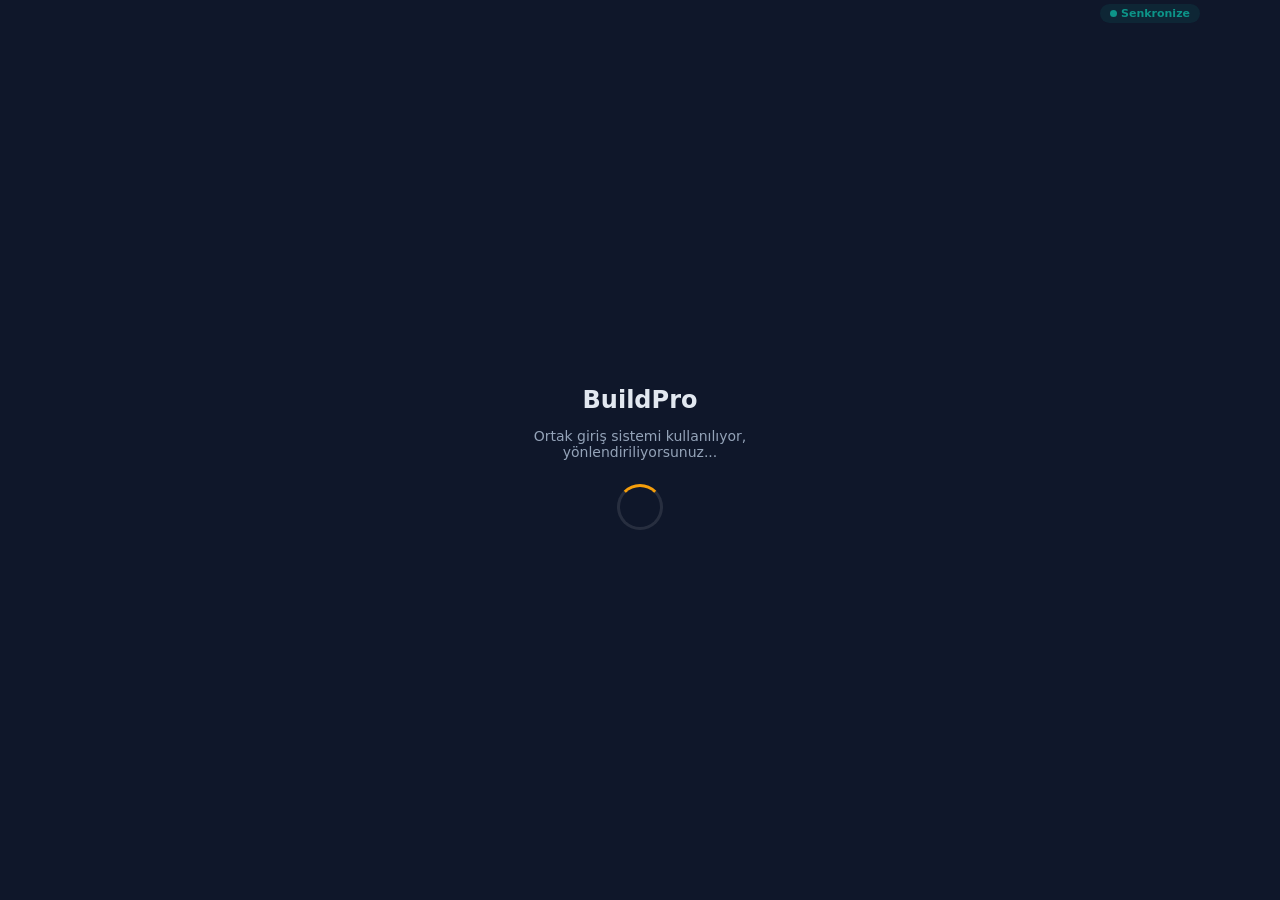
<file: login.html>
<!DOCTYPE html>
<html lang="tr">
<head>
<meta charset="UTF-8">
<meta name="viewport" content="width=device-width, initial-scale=1.0">
<link rel="manifest" href="manifest.json">
<meta name="theme-color" content="#f59e0b">
<meta name="apple-mobile-web-app-capable" content="yes">
<meta name="apple-mobile-web-app-status-bar-style" content="black-translucent">
<meta name="apple-mobile-web-app-title" content="BuildPro">
<title>BuildPro — Giriş</title>
<style>
body { margin:0; display:flex; align-items:center; justify-content:center; min-height:100vh; background:#0f172a; color:#e2e8f0; font-family:system-ui,-apple-system,sans-serif; }
.redirect-card { text-align:center; padding:2rem; max-width:320px; }
.redirect-card h1 { font-size:1.5rem; margin-bottom:0.5rem; }
.redirect-card p { color:#94a3b8; font-size:0.875rem; margin-bottom:1.5rem; }
.spinner { width:40px; height:40px; border:3px solid rgba(255,255,255,0.1); border-top-color:#f59e0b; border-radius:50%; animation:spin 1s linear infinite; margin:0 auto; }
@keyframes spin { to { transform:rotate(360deg); } }
</style>
</head>
<body>
<div class="redirect-card">
  <h1>BuildPro</h1>
  <p>Ortak giriş sistemi kullanılıyor, yönlendiriliyorsunuz...</p>
  <div class="spinner"></div>
</div>
<script>
  setTimeout(function(){
    window.location.href = 'https://mcemkoca.github.io/cleanfix-vercel/login.html?redirect=buildpro';
  }, 1500);
</script>
<script src="js/pwa.js"></script>
</body>
</html>
</file>
<file: css/main.css>
/* ================================================================
   CleanFix Design System — main.css
   ================================================================ */

/* ── Google Font ── */
@import url('https://fonts.googleapis.com/css2?family=Inter:wght@300;400;500;600;700;800&display=swap');

/* ── Root Variables (Light) ── */
:root {
  /* Primary — Deep Teal */
  --teal-50: #f0fdfa;
  --teal-100: #ccfbf1;
  --teal-200: #99f6e4;
  --teal-300: #5eead4;
  --teal-400: #2dd4bf;
  --teal-500: #14b8a6;
  --teal-600: #0d9488;
  --teal-700: #0f766e;
  --teal-800: #115e59;
  --teal-900: #134e4a;

  /* Accent — Warm Amber */
  --amber-50: #fffbeb;
  --amber-100: #fef3c7;
  --amber-200: #fde68a;
  --amber-300: #fcd34d;
  --amber-400: #fbbf24;
  --amber-500: #f59e0b;
  --amber-600: #d97706;

  /* Semantic */
  --success-100: #d1fae5;
  --success-500: #10b981;
  --warning-100: #ffedd5;
  --warning-500: #f97316;
  --error-100: #ffe4e6;
  --error-500: #f43f5e;
  --info-100: #dbeafe;
  --info-500: #3b82f6;

  /* Neutral — Slate */
  --slate-50: #f8fafc;
  --slate-100: #f1f5f9;
  --slate-200: #e2e8f0;
  --slate-300: #cbd5e1;
  --slate-400: #94a3b8;
  --slate-500: #64748b;
  --slate-600: #475569;
  --slate-700: #334155;
  --slate-800: #1e293b;
  --slate-900: #0f172a;

  /* Theme-mapped */
  --bg-primary: #ffffff;
  --bg-secondary: var(--slate-50);
  --bg-tertiary: var(--slate-100);
  --bg-card: #ffffff;
  --bg-elevated: #ffffff;
  --bg-input: var(--slate-50);
  --text-primary: var(--slate-900);
  --text-secondary: var(--slate-600);
  --text-muted: var(--slate-500);
  --text-placeholder: var(--slate-400);
  --border-color: var(--slate-200);
  --border-focus: var(--teal-500);
  --shadow-color: rgba(0,0,0,0.08);
  --shadow-glow: rgba(20,184,166,0.25);

  /* Typography */
  --font-sans: 'Inter', -apple-system, BlinkMacSystemFont, 'Segoe UI', sans-serif;
  --font-mono: 'JetBrains Mono', 'Fira Code', 'SF Mono', monospace;
  --text-xs: 0.75rem;
  --text-sm: 0.875rem;
  --text-base: 1rem;
  --text-lg: 1.125rem;
  --text-xl: 1.25rem;
  --text-2xl: 1.5rem;
  --text-3xl: 1.875rem;
  --text-4xl: 2.25rem;
  --text-5xl: 3rem;
  --leading-tight: 1.25;
  --leading-normal: 1.5;
  --leading-relaxed: 1.625;

  /* Spacing */
  --space-1: 0.25rem;
  --space-2: 0.5rem;
  --space-3: 0.75rem;
  --space-4: 1rem;
  --space-5: 1.25rem;
  --space-6: 1.5rem;
  --space-8: 2rem;
  --space-10: 2.5rem;
  --space-12: 3rem;
  --space-16: 4rem;

  /* Sizing */
  --max-width: 1400px;
  --sidebar-width: 280px;
  --sidebar-collapsed: 72px;
  --header-height: 64px;
  --radius-sm: 6px;
  --radius-md: 10px;
  --radius-lg: 16px;
  --radius-xl: 24px;

  /* Animation */
  --duration-fast: 150ms;
  --duration-normal: 250ms;
  --duration-slow: 350ms;
  --duration-slower: 500ms;
  --ease-out: cubic-bezier(0.16,1,0.3,1);
  --ease-in-out: cubic-bezier(0.65,0,0.35,1);
  --ease-spring: cubic-bezier(0.34,1.56,0.64,1);
  --ease-bounce: cubic-bezier(0.68,-0.55,0.265,1.55);

  /* Shadows */
  --shadow-sm: 0 1px 2px 0 rgb(0 0 0 / 0.05);
  --shadow-md: 0 4px 6px -1px rgb(0 0 0 / 0.08), 0 2px 4px -2px rgb(0 0 0 / 0.04);
  --shadow-lg: 0 10px 15px -3px rgb(0 0 0 / 0.08), 0 4px 6px -4px rgb(0 0 0 / 0.04);
  --shadow-xl: 0 20px 25px -5px rgb(0 0 0 / 0.08), 0 8px 10px -6px rgb(0 0 0 / 0.04);
  --shadow-glow-sm: 0 0 12px var(--shadow-glow);
  --shadow-glow-md: 0 0 24px var(--shadow-glow);
  --shadow-inner: inset 0 2px 4px 0 rgb(0 0 0 / 0.04);
}

/* ── Dark Theme ── */
[data-theme="dark"] {
  --bg-primary: #0b1120;
  --bg-secondary: #111827;
  --bg-tertiary: #1e293b;
  --bg-card: #111827;
  --bg-elevated: #1e293b;
  --bg-input: #1e293b;
  --text-primary: #f1f5f9;
  --text-secondary: #94a3b8;
  --text-muted: #64748b;
  --text-placeholder: #475569;
  --border-color: #1e293b;
  --border-focus: var(--teal-400);
  --shadow-color: rgba(0,0,0,0.35);
  --shadow-glow: rgba(20,184,166,0.35);
  --shadow-sm: 0 1px 2px 0 rgb(0 0 0 / 0.25);
  --shadow-md: 0 4px 6px -1px rgb(0 0 0 / 0.3), 0 2px 4px -2px rgb(0 0 0 / 0.25);
  --shadow-lg: 0 10px 15px -3px rgb(0 0 0 / 0.35), 0 4px 6px -4px rgb(0 0 0 / 0.3);
  --shadow-xl: 0 20px 25px -5px rgb(0 0 0 / 0.4), 0 8px 10px -6px rgb(0 0 0 / 0.35);
}

/* ── System Preference Default ── */
@media (prefers-color-scheme: dark) {
  :root:not([data-theme="light"]) {
    --bg-primary: #0b1120;
    --bg-secondary: #111827;
    --bg-tertiary: #1e293b;
    --bg-card: #111827;
    --bg-elevated: #1e293b;
    --bg-input: #1e293b;
    --text-primary: #f1f5f9;
    --text-secondary: #94a3b8;
    --text-muted: #64748b;
    --text-placeholder: #475569;
    --border-color: #1e293b;
    --border-focus: var(--teal-400);
    --shadow-color: rgba(0,0,0,0.35);
    --shadow-glow: rgba(20,184,166,0.35);
  }
}

/* ── Reset ── */
*, *::before, *::after { margin:0; padding:0; box-sizing:border-box; }
html { scroll-behavior:smooth; -webkit-font-smoothing:antialiased; -moz-osx-font-smoothing:grayscale; }
body {
  font-family:var(--font-sans);
  font-size:var(--text-base);
  line-height:var(--leading-normal);
  color:var(--text-primary);
  background:var(--bg-primary);
  transition:background var(--duration-slower) var(--ease-out), color var(--duration-slower) var(--ease-out);
  min-height:100vh;
  overflow-x:hidden;
}
a { color:inherit; text-decoration:none; }
img, svg { display:block; max-width:100%; }
button { font-family:inherit; cursor:pointer; border:none; background:none; }
input, textarea, select { font-family:inherit; }
ul, ol { list-style:none; }

/* ── Selection ── */
::selection { background:var(--teal-200); color:var(--teal-900); }
[data-theme="dark"] ::selection { background:var(--teal-700); color:var(--teal-100); }

/* ── Scrollbar ── */
::-webkit-scrollbar { width:6px; height:6px; }
::-webkit-scrollbar-track { background:transparent; }
::-webkit-scrollbar-thumb { background:var(--slate-300); border-radius:3px; }
::-webkit-scrollbar-thumb:hover { background:var(--slate-400); }
[data-theme="dark"] ::-webkit-scrollbar-thumb { background:var(--slate-700); }
[data-theme="dark"] ::-webkit-scrollbar-thumb:hover { background:var(--slate-600); }

/* ── Typography Utilities ── */
.text-xs { font-size:var(--text-xs); }
.text-sm { font-size:var(--text-sm); }
.text-base { font-size:var(--text-base); }
.text-lg { font-size:var(--text-lg); }
.text-xl { font-size:var(--text-xl); }
.text-2xl { font-size:var(--text-2xl); }
.text-3xl { font-size:var(--text-3xl); }
.text-4xl { font-size:var(--text-4xl); }
.text-5xl { font-size:var(--text-5xl); }

.font-light { font-weight:300; }
.font-normal { font-weight:400; }
.font-medium { font-weight:500; }
.font-semibold { font-weight:600; }
.font-bold { font-weight:700; }
.font-extrabold { font-weight:800; }

.tracking-tight { letter-spacing:-0.02em; }
.leading-tight { line-height:var(--leading-tight); }
.leading-relaxed { line-height:var(--leading-relaxed); }

.text-primary { color:var(--text-primary); }
.text-secondary { color:var(--text-secondary); }
.text-muted { color:var(--text-muted); }
.text-teal { color:var(--teal-500); }
.text-amber { color:var(--amber-500); }
.text-success { color:var(--success-500); }
.text-warning { color:var(--warning-500); }
.text-error { color:var(--error-500); }

/* ── Layout Utilities ── */
.container { width:100%; max-width:var(--max-width); margin:0 auto; padding:0 var(--space-6); }
.flex { display:flex; }
.flex-col { flex-direction:column; }
.items-center { align-items:center; }
.justify-center { justify-content:center; }
.justify-between { justify-content:space-between; }
.gap-1 { gap:var(--space-1); }
.gap-2 { gap:var(--space-2); }
.gap-3 { gap:var(--space-3); }
.gap-4 { gap:var(--space-4); }
.gap-6 { gap:var(--space-6); }
.gap-8 { gap:var(--space-8); }

.grid { display:grid; }
.grid-cols-1 { grid-template-columns:repeat(1,1fr); }
.grid-cols-2 { grid-template-columns:repeat(2,1fr); }
.grid-cols-3 { grid-template-columns:repeat(3,1fr); }
.grid-cols-4 { grid-template-columns:repeat(4,1fr); }
.grid-cols-5 { grid-template-columns:repeat(5,1fr); }

.col-span-2 { grid-column:span 2; }
.col-span-3 { grid-column:span 3; }

.hidden { display:none; }
.block { display:block; }
.inline-flex { display:inline-flex; }

.w-full { width:100%; }
.h-full { height:100%; }
.min-h-screen { min-height:100vh; }

.relative { position:relative; }
.absolute { position:absolute; }
.fixed { position:fixed; }
.sticky { position:sticky; }

.overflow-hidden { overflow:hidden; }
.overflow-auto { overflow:auto; }
.overflow-x-auto { overflow-x:auto; }

/* ── Spacing Utilities ── */
.p-1 { padding:var(--space-1); }
.p-2 { padding:var(--space-2); }
.p-3 { padding:var(--space-3); }
.p-4 { padding:var(--space-4); }
.p-6 { padding:var(--space-6); }
.px-2 { padding-left:var(--space-2); padding-right:var(--space-2); }
.px-3 { padding-left:var(--space-3); padding-right:var(--space-3); }
.px-4 { padding-left:var(--space-4); padding-right:var(--space-4); }
.px-6 { padding-left:var(--space-6); padding-right:var(--space-6); }
.py-1 { padding-top:var(--space-1); padding-bottom:var(--space-1); }
.py-2 { padding-top:var(--space-2); padding-bottom:var(--space-2); }
.py-3 { padding-top:var(--space-3); padding-bottom:var(--space-3); }
.py-4 { padding-top:var(--space-4); padding-bottom:var(--space-4); }
.py-6 { padding-top:var(--space-6); padding-bottom:var(--space-6); }
.py-8 { padding-top:var(--space-8); padding-bottom:var(--space-8); }
.py-12 { padding-top:var(--space-12); padding-bottom:var(--space-12); }
.py-16 { padding-top:var(--space-16); padding-bottom:var(--space-16); }

.m-0 { margin:0; }
.mb-1 { margin-bottom:var(--space-1); }
.mb-2 { margin-bottom:var(--space-2); }
.mb-3 { margin-bottom:var(--space-3); }
.mb-4 { margin-bottom:var(--space-4); }
.mb-6 { margin-bottom:var(--space-6); }
.mb-8 { margin-bottom:var(--space-8); }
.mb-12 { margin-bottom:var(--space-12); }
.mt-1 { margin-top:var(--space-1); }
.mt-2 { margin-top:var(--space-2); }
.mt-3 { margin-top:var(--space-3); }
.mt-4 { margin-top:var(--space-4); }
.mt-6 { margin-top:var(--space-6); }
.mt-8 { margin-top:var(--space-8); }
.mt-auto { margin-top:auto; }
.ml-auto { margin-left:auto; }
.mr-auto { margin-right:auto; }
.mx-auto { margin-left:auto; margin-right:auto; }

/* ── Background Utilities ── */
.bg-primary { background:var(--bg-primary); }
.bg-secondary { background:var(--bg-secondary); }
.bg-tertiary { background:var(--bg-tertiary); }
.bg-card { background:var(--bg-card); }
.bg-elevated { background:var(--bg-elevated); }

/* ── Border Utilities ── */
.rounded-sm { border-radius:var(--radius-sm); }
.rounded-md { border-radius:var(--radius-md); }
.rounded-lg { border-radius:var(--radius-lg); }
.rounded-xl { border-radius:var(--radius-xl); }
.rounded-full { border-radius:9999px; }

.border { border:1px solid var(--border-color); }
.border-b { border-bottom:1px solid var(--border-color); }

/* ── Animation Keyframes ── */
@keyframes fadeIn {
  from { opacity:0; }
  to { opacity:1; }
}
@keyframes fadeInUp {
  from { opacity:0; transform:translateY(24px); }
  to { opacity:1; transform:translateY(0); }
}
@keyframes fadeInDown {
  from { opacity:0; transform:translateY(-16px); }
  to { opacity:1; transform:translateY(0); }
}
@keyframes fadeInScale {
  from { opacity:0; transform:scale(0.94); }
  to { opacity:1; transform:scale(1); }
}
@keyframes slideInRight {
  from { opacity:0; transform:translateX(30px); }
  to { opacity:1; transform:translateX(0); }
}
@keyframes slideInLeft {
  from { opacity:0; transform:translateX(-30px); }
  to { opacity:1; transform:translateX(0); }
}
@keyframes pulse {
  0%,100% { opacity:1; }
  50% { opacity:0.5; }
}
@keyframes pulseGlow {
  0%,100% { box-shadow:0 0 12px var(--shadow-glow); }
  50% { box-shadow:0 0 24px var(--shadow-glow),0 0 48px var(--shadow-glow); }
}
@keyframes float {
  0%,100% { transform:translateY(0); }
  50% { transform:translateY(-12px); }
}
@keyframes spin {
  to { transform:rotate(360deg); }
}
@keyframes shimmer {
  0% { background-position:-200% 0; }
  100% { background-position:200% 0; }
}
@keyframes countUp {
  from { opacity:0; transform:translateY(8px); }
  to { opacity:1; transform:translateY(0); }
}
@keyframes ripple {
  to { transform:scale(4); opacity:0; }
}
@keyframes shake {
  0%,100% { transform:translateX(0); }
  25% { transform:translateX(-6px); }
  75% { transform:translateX(6px); }
}
@keyframes heroGradient {
  0% { background-position:0% 50%; }
  50% { background-position:100% 50%; }
  100% { background-position:0% 50%; }
}
@keyframes gradientMove {
  0% { transform:translate(0,0) scale(1); }
  33% { transform:translate(30px,-30px) scale(1.1); }
  66% { transform:translate(-20px,20px) scale(0.95); }
  100% { transform:translate(0,0) scale(1); }
}
@keyframes particle {
  0% { transform:translateY(100vh) scale(0); opacity:0; }
  10% { opacity:1; }
  90% { opacity:1; }
  100% { transform:translateY(-10vh) scale(1); opacity:0; }
}
@keyframes toastIn {
  from { opacity:0; transform:translateY(-20px) scale(0.96); }
  to { opacity:1; transform:translateY(0) scale(1); }
}
@keyframes toastOut {
  from { opacity:1; transform:translateY(0) scale(1); }
  to { opacity:0; transform:translateY(-20px) scale(0.96); }
}
@keyframes progressBar {
  from { width:100%; }
  to { width:0%; }
}

/* ── Animation Utility Classes ── */
.anim-fadeIn { animation:fadeIn var(--duration-normal) var(--ease-out) forwards; }
.anim-fadeInUp { animation:fadeInUp var(--duration-slow) var(--ease-out) forwards; }
.anim-fadeInScale { animation:fadeInScale var(--duration-slow) var(--ease-out) forwards; }
.anim-slideInRight { animation:slideInRight var(--duration-slow) var(--ease-out) forwards; }
.anim-pulse { animation:pulse 2s ease-in-out infinite; }
.anim-pulse-glow { animation:pulseGlow 2s ease-in-out infinite; }
.anim-float { animation:float 6s ease-in-out infinite; }
.anim-shimmer { background:linear-gradient(90deg, transparent 25%, rgba(255,255,255,0.08) 50%, transparent 75%); background-size:200% 100%; animation:shimmer 1.5s infinite; }

/* ── Reduced Motion ── */
@media (prefers-reduced-motion:reduce) {
  *,*::before,*::after { animation-duration:0.01ms!important; animation-iteration-count:1!important; transition-duration:0.01ms!important; }
  html { scroll-behavior:auto; }
}

/* ── Touch-friendly buttons ── */
.btn, .action-btn, .header-btn, .menu-btn, .cal-nav-btn, .page-btn, .modal-close, .lang-btn {
  min-height: 44px; min-width: 44px;
}
.btn-sm, .btn-icon-sm { min-height: 36px; min-width: 36px; }

/* ── Mobile font-size guard ── */
@media (max-width:768px){
  body, .form-input, .form-select, .form-textarea, .table td, .table th,
  .nav-item, .sidebar-link, .activity-text, .schedule-info,
  .card-title, .page-title, .section-title {
    font-size: max(var(--text-sm), 14px) !important;
  }
  .text-xs, .cal-event, .cert-tag, .schedule-time, .kpi-label,
  .notif-content span, .legend-item, .cal-day-num {
    font-size: max(var(--text-xs), 12px) !important;
  }
}
@media (max-width:375px){
  body, .form-input, .form-select, .form-textarea, .table td, .table th,
  .nav-item, .sidebar-link, .activity-text, .schedule-info,
  .card-title, .page-title, .section-title {
    font-size: max(var(--text-sm), 14px) !important;
  }
}

/* ── Comprehensive Mobile Breakpoints ── */
@media (max-width:1024px){
  .sidebar { transform:translateX(-100%); }
  .sidebar.mobile-open { transform:translateX(0); }
  .sidebar-collapsed.sidebar { transform:translateX(-100%); }
  .main { margin-left:0; }
  .main-expanded { margin-left:0; }
  .hamburger { display:flex !important; }
  .header-search { display:none; }
  .widget-grid-4 { grid-template-columns:repeat(2,1fr); }
  .widget-grid-3 { grid-template-columns:repeat(2,1fr); }
  .kpi-row { grid-template-columns:repeat(2,1fr); }
  .dash-grid { grid-template-columns:1fr; }
  .dash-grid .card.span-2, .dash-grid .card.span-3 { grid-column:span 1; }
  .sector-toggle-grid { grid-template-columns:repeat(2,1fr); }
  .cost-summary { grid-template-columns:repeat(2,1fr); }
  .summary-cards { grid-template-columns:repeat(2,1fr); }
  .table-wrap { overflow-x:auto; -webkit-overflow-scrolling:touch; }
  .table { min-width:640px; }
}
@media (max-width:768px){
  .page { padding:var(--space-4); }
  .page-header { flex-direction:column; }
  .page-actions { width:100%; }
  .page-actions .btn { flex:1; }
  .header { padding:0 var(--space-4); }
  .header-title { font-size:var(--text-base); }
  .widget-grid-4, .widget-grid-3, .widget-grid-2 { grid-template-columns:1fr; }
  .kpi-row { grid-template-columns:1fr; }
  .sector-toggle-grid { grid-template-columns:1fr; }
  .cost-summary { grid-template-columns:1fr; }
  .summary-cards { grid-template-columns:1fr; }
  .modal, .modal-lg, .modal-xl { max-width:calc(100% - var(--space-6)); margin:0 var(--space-3); }
  .chart-container, .chart-container-sm { height:200px; }
  .notifications-panel { width:100%; }
  .notif-dropdown { width:calc(100vw - var(--space-8)); right:0; }
  .lang-switcher { display:none !important; }
}
@media (max-width:480px){
  .header-right .header-btn:not(.mobile-visible) { display:none; }
  .widget-grid { grid-template-columns:1fr; }
  .card { padding:var(--space-4); }
  .stat-card .stat-value { font-size:var(--text-2xl); }
  .sidebar { width:260px; }
  .hero { padding:80px 16px 40px; }
  .hero h1 { font-size:clamp(1.75rem,8vw,2.5rem); }
  .hero p { font-size:var(--text-base); }
  .modal-body .grid-2 { grid-template-columns:1fr; }
  .filter-bar { flex-direction:column; }
  .filter-bar .form-select { width:100%; }
}
@media (max-width:375px){
  .sidebar { width:240px; }
  .hero { padding:60px 12px 32px; }
  .hero h1 { font-size:1.75rem; }
  .kpi-card { padding:var(--space-4); }
  .kpi-value { font-size:var(--text-xl); }
  .content { padding:var(--space-3); }
  .page { padding:var(--space-3); }
  .btn { padding:8px 14px; font-size:var(--text-sm); }
  .card { padding:var(--space-4); }
  .table td, .table th { padding:var(--space-2) var(--space-3); }
}

/* ── Card view for tables on very small screens ── */
@media (max-width:480px){
  .table-mobile-cards thead { display:none; }
  .table-mobile-cards tbody tr {
    display:block; margin-bottom:var(--space-3);
    background:var(--bg-card); border:1px solid var(--border-color);
    border-radius:var(--radius-lg); padding:var(--space-4);
  }
  .table-mobile-cards tbody td {
    display:flex; justify-content:space-between; align-items:center;
    padding:var(--space-2) 0; border-bottom:1px solid var(--border-color);
    font-size:var(--text-sm);
  }
  .table-mobile-cards tbody td:last-child { border-bottom:none; }
  .table-mobile-cards tbody td::before {
    content:attr(data-label); font-weight:600; color:var(--text-muted); font-size:var(--text-xs);
  }
}

/* ── Ensure no horizontal scroll on body ── */
body { overflow-x:hidden; }

/* ── Print ── */
@media print {
  .no-print { display:none!important; }
  body { background:white!important; color:black!important; }
}
</file>
